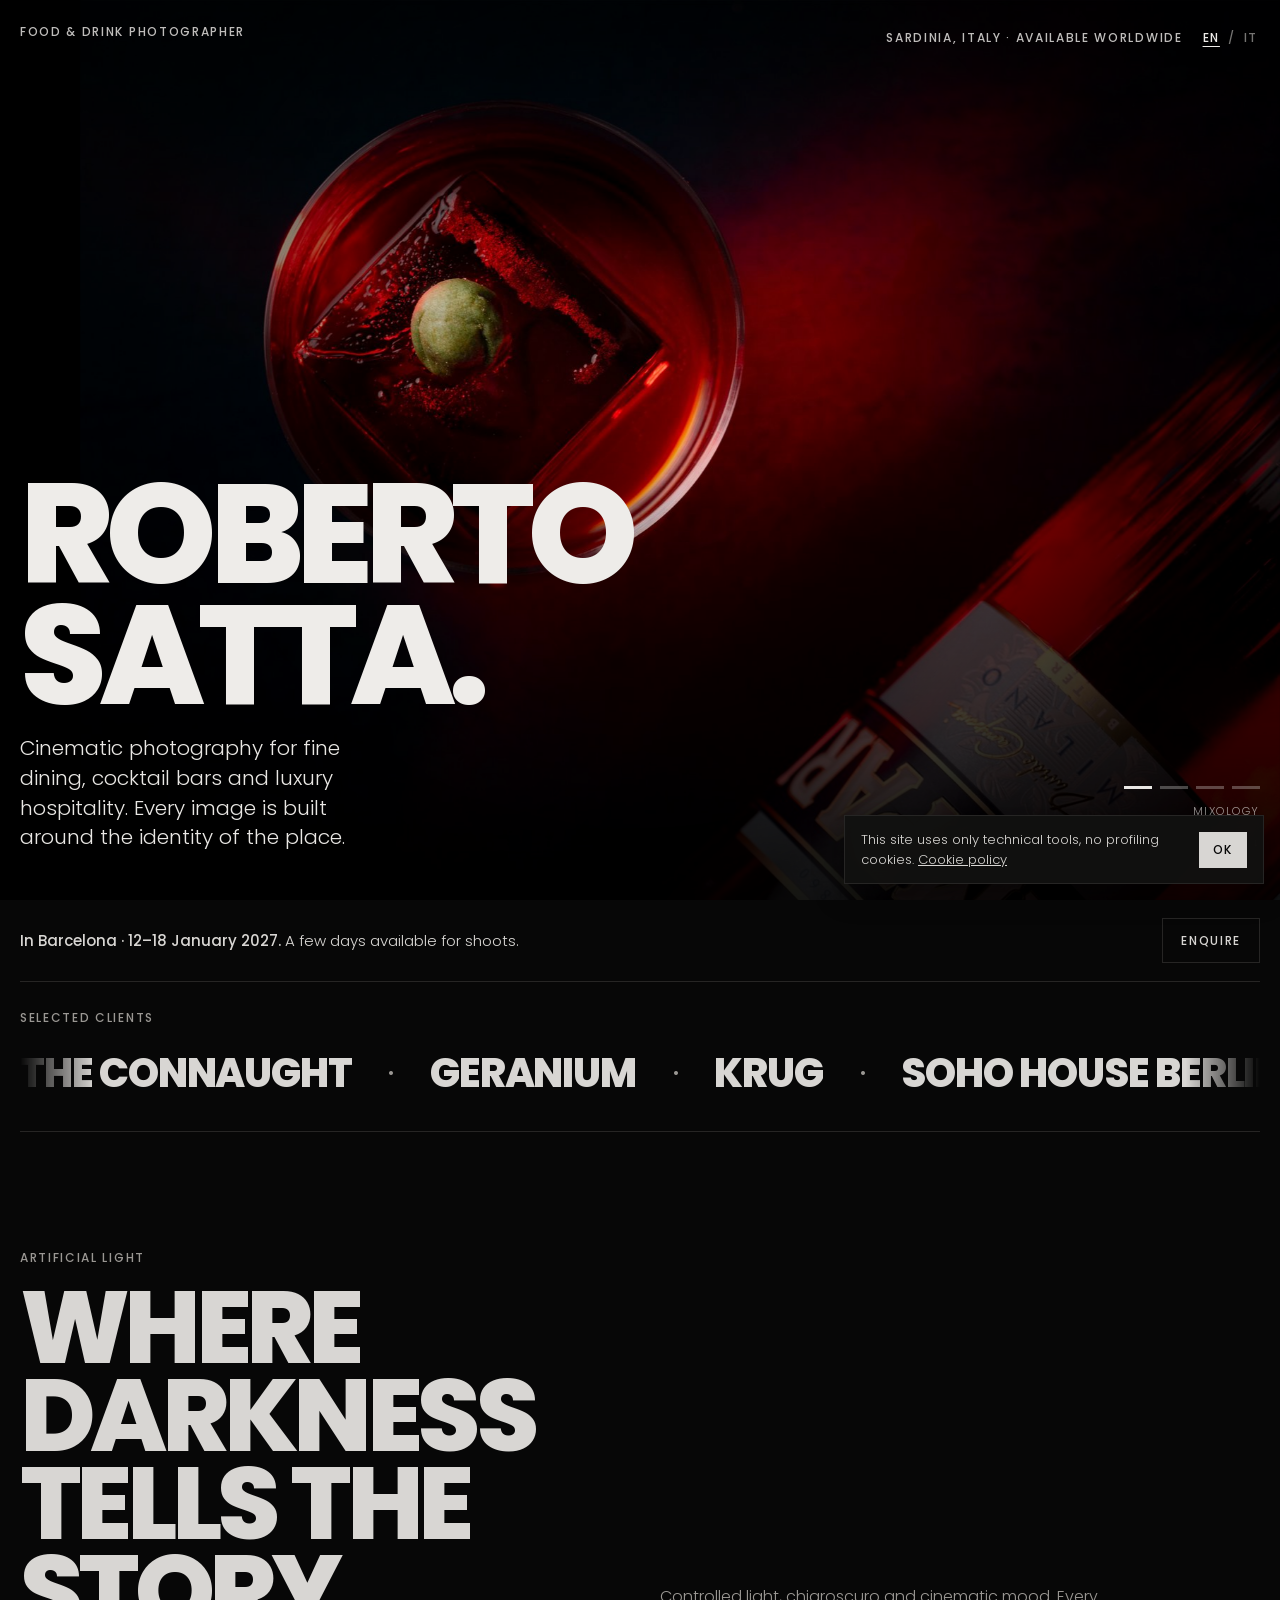
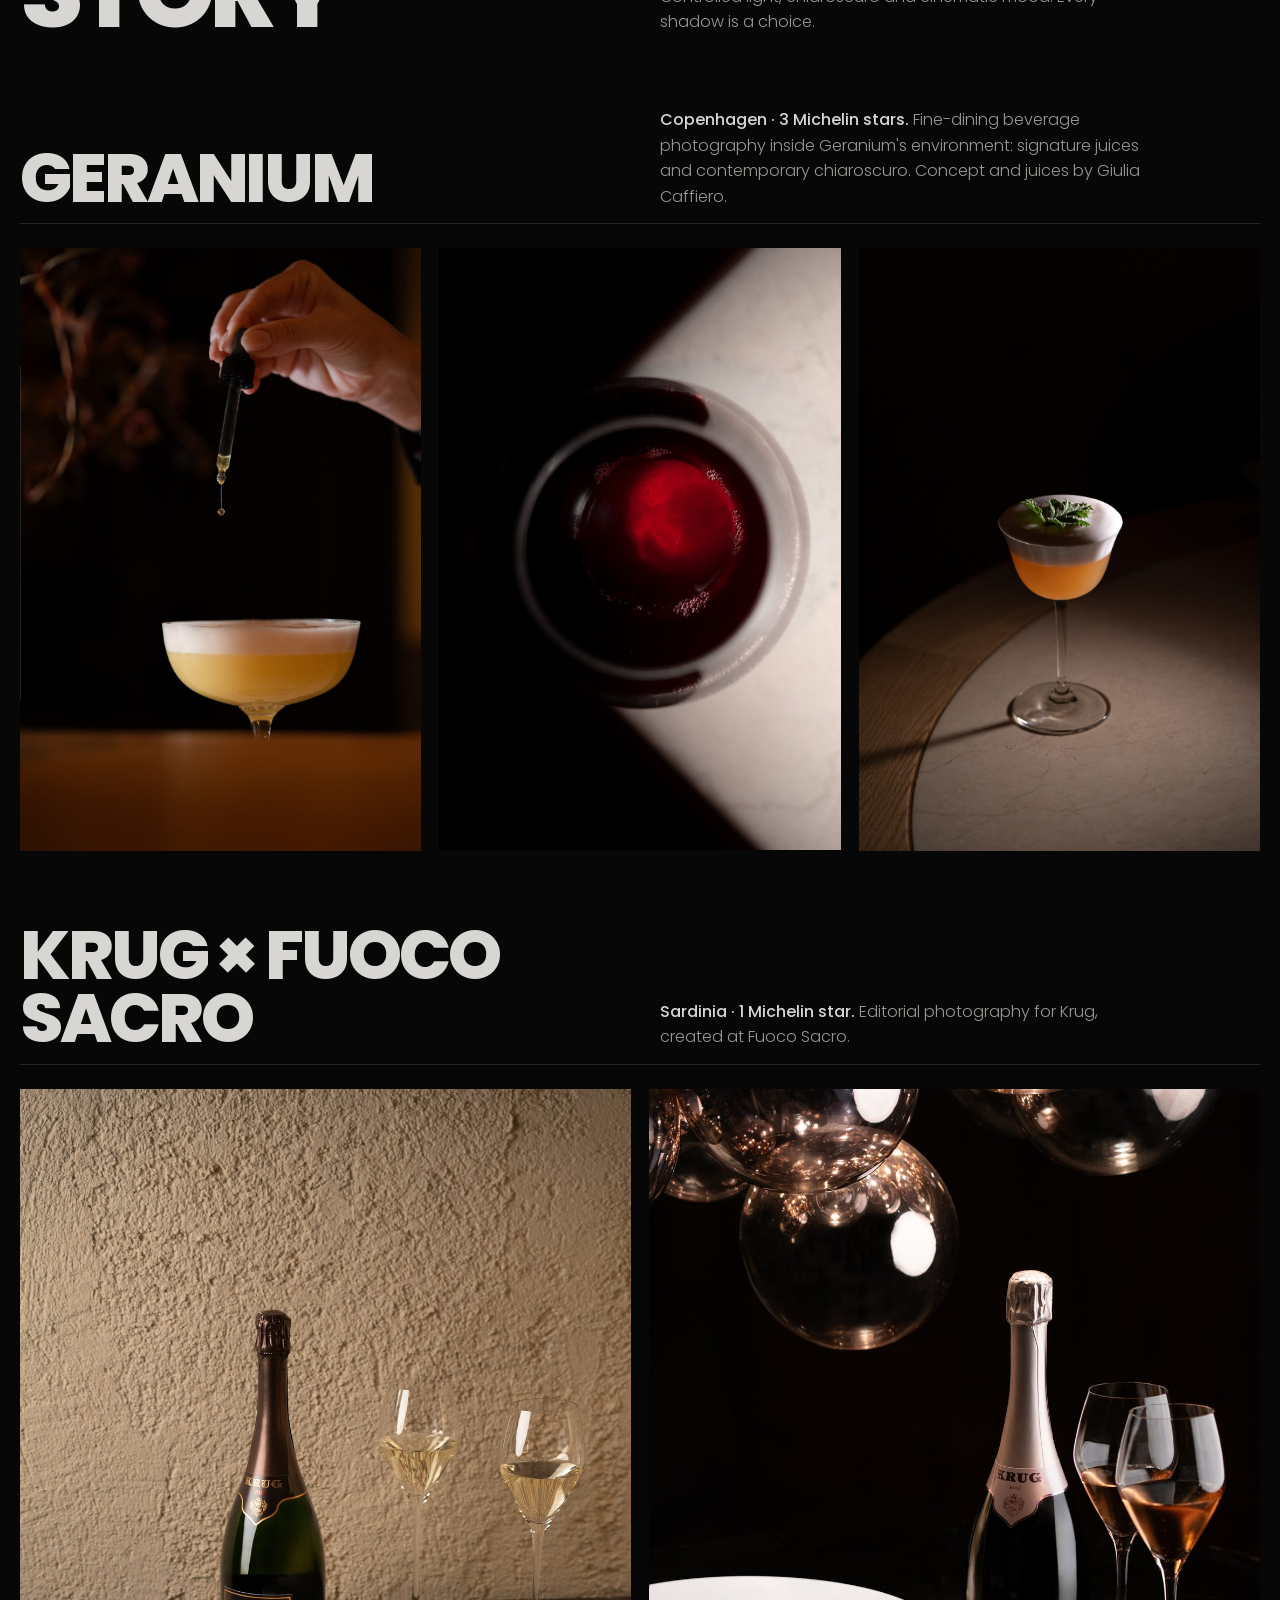
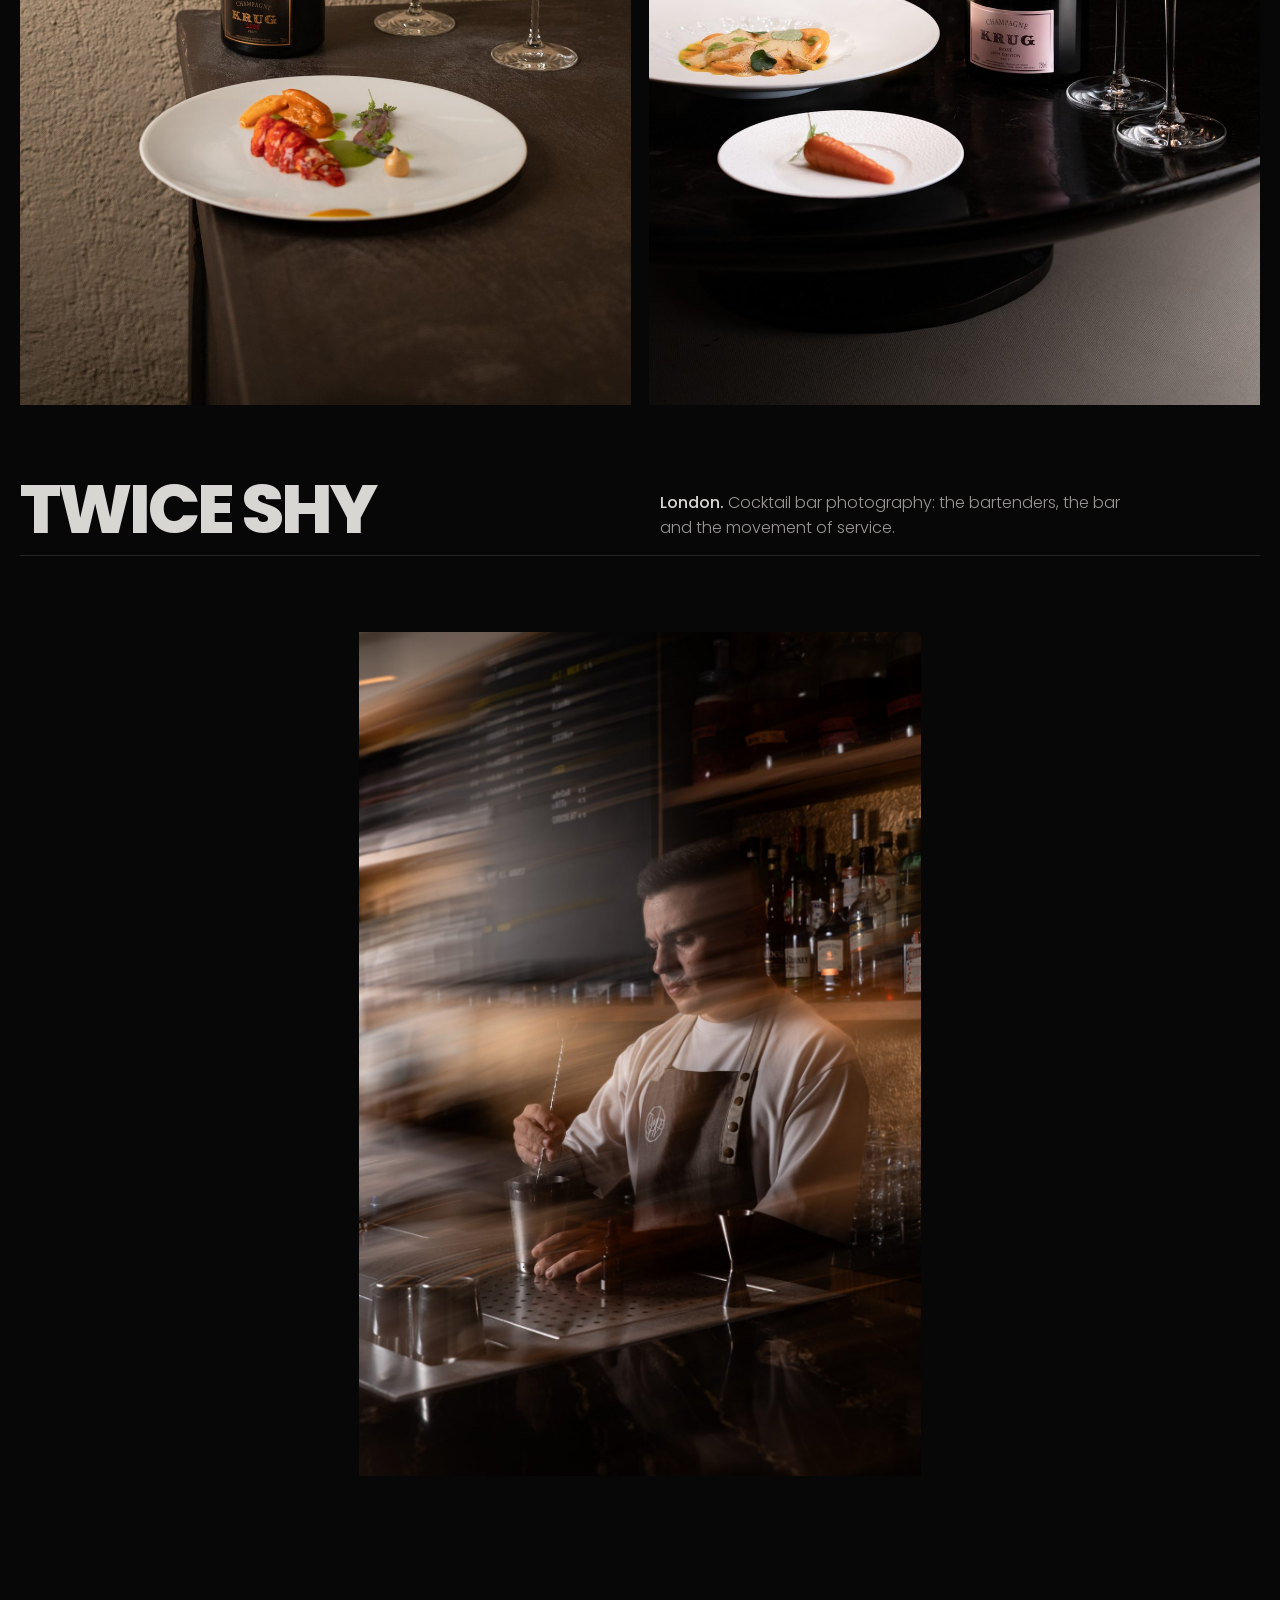
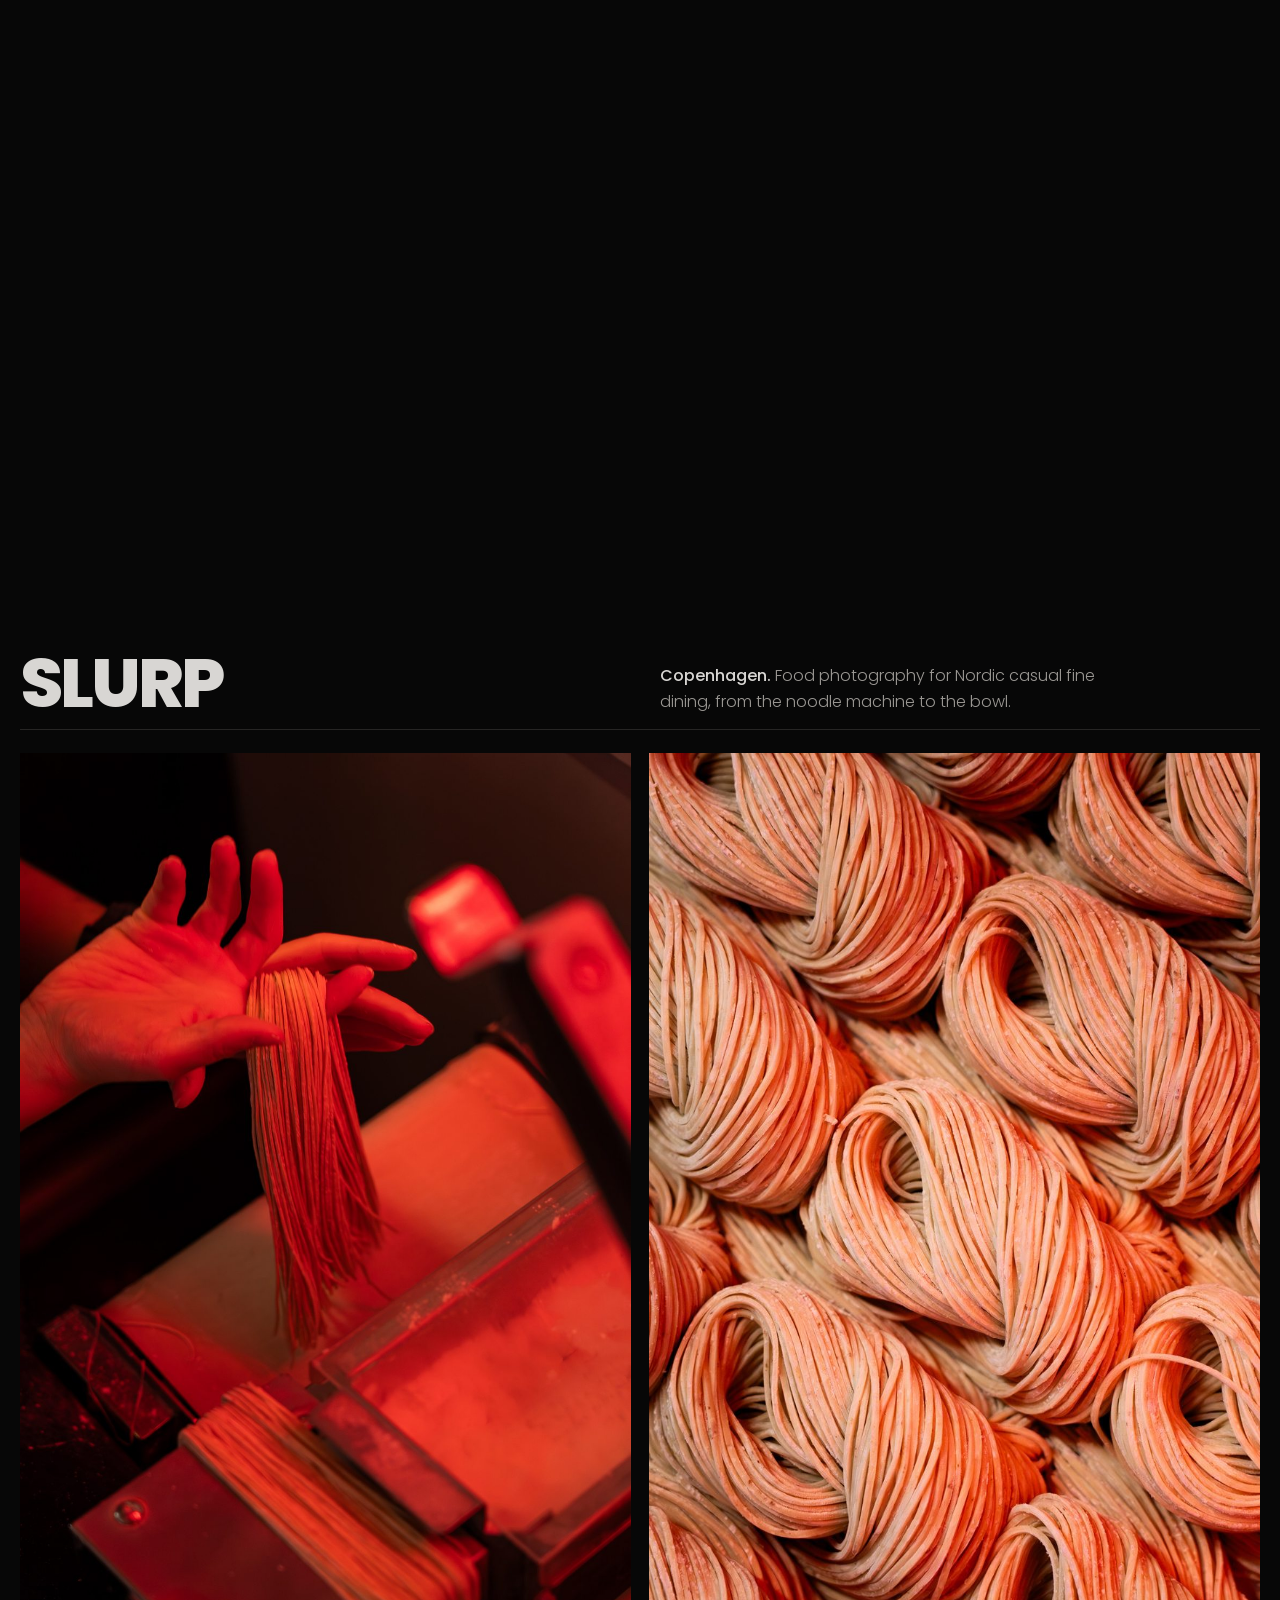
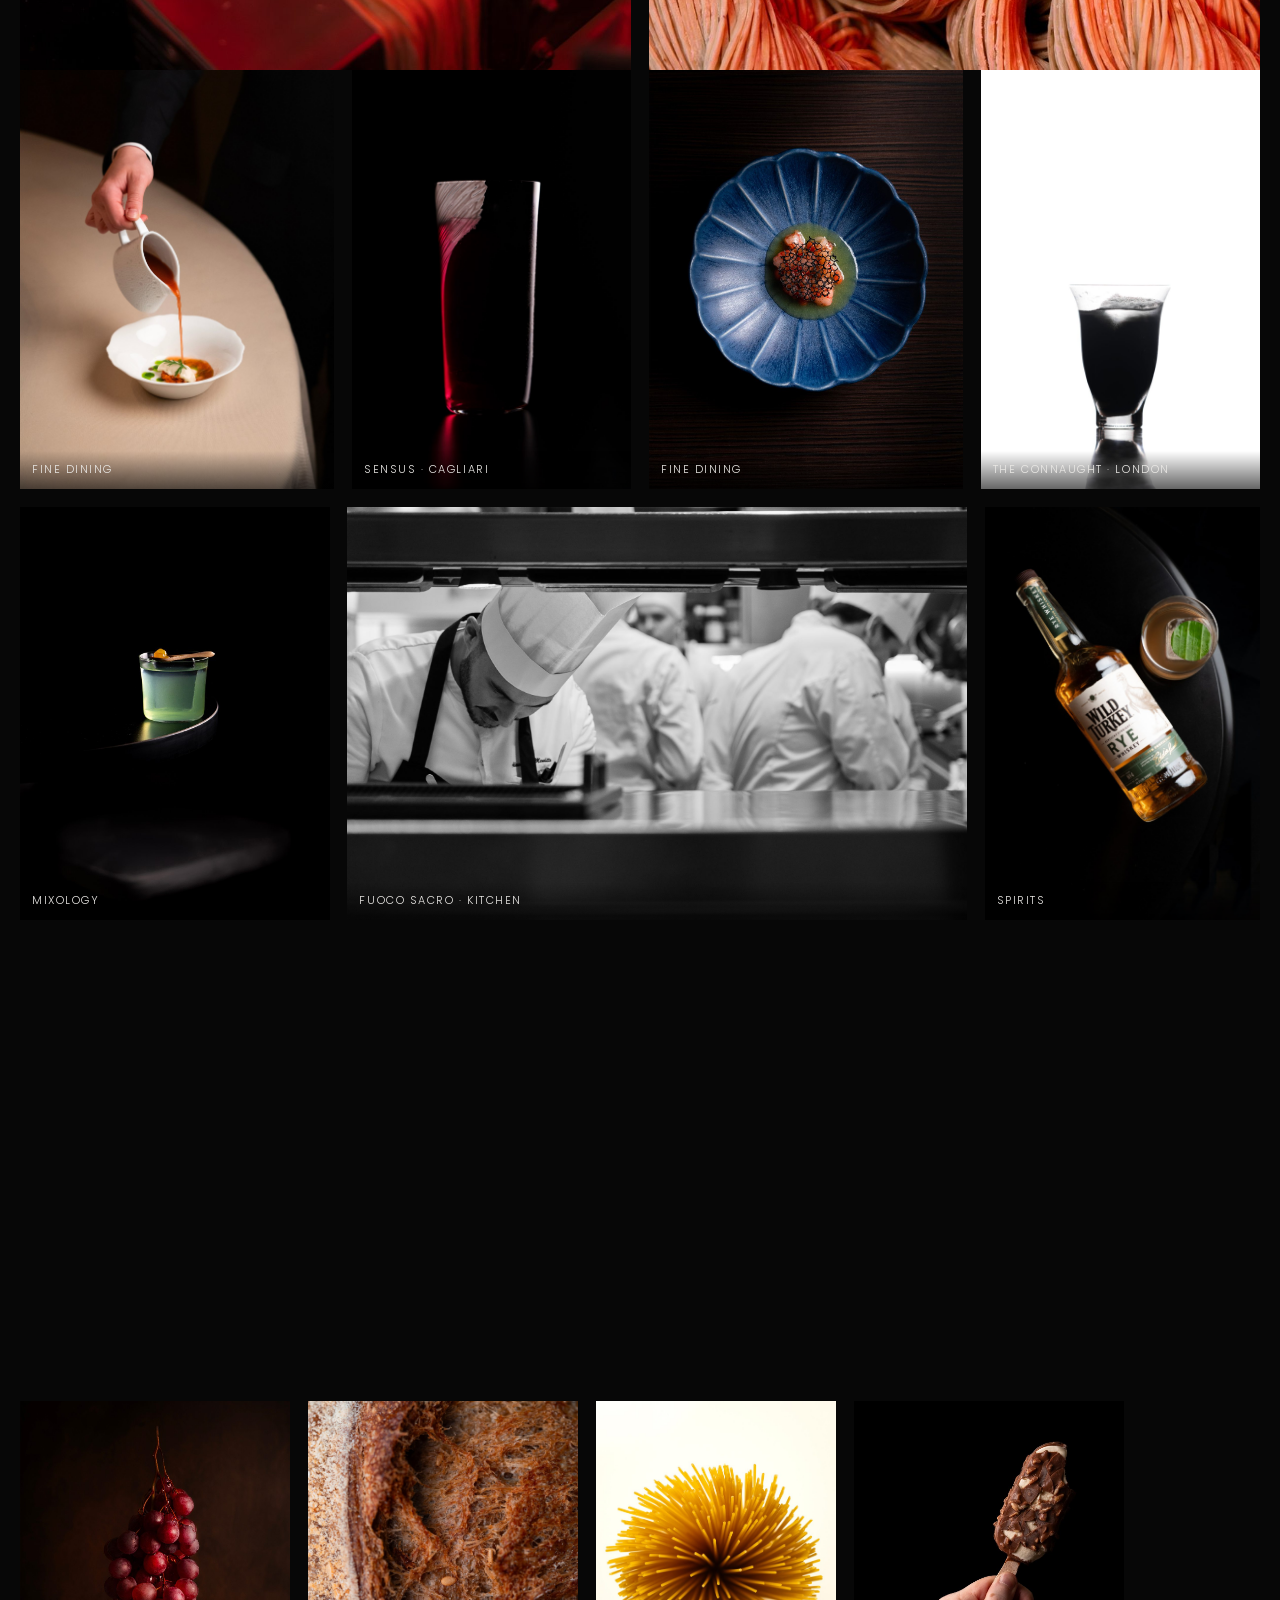
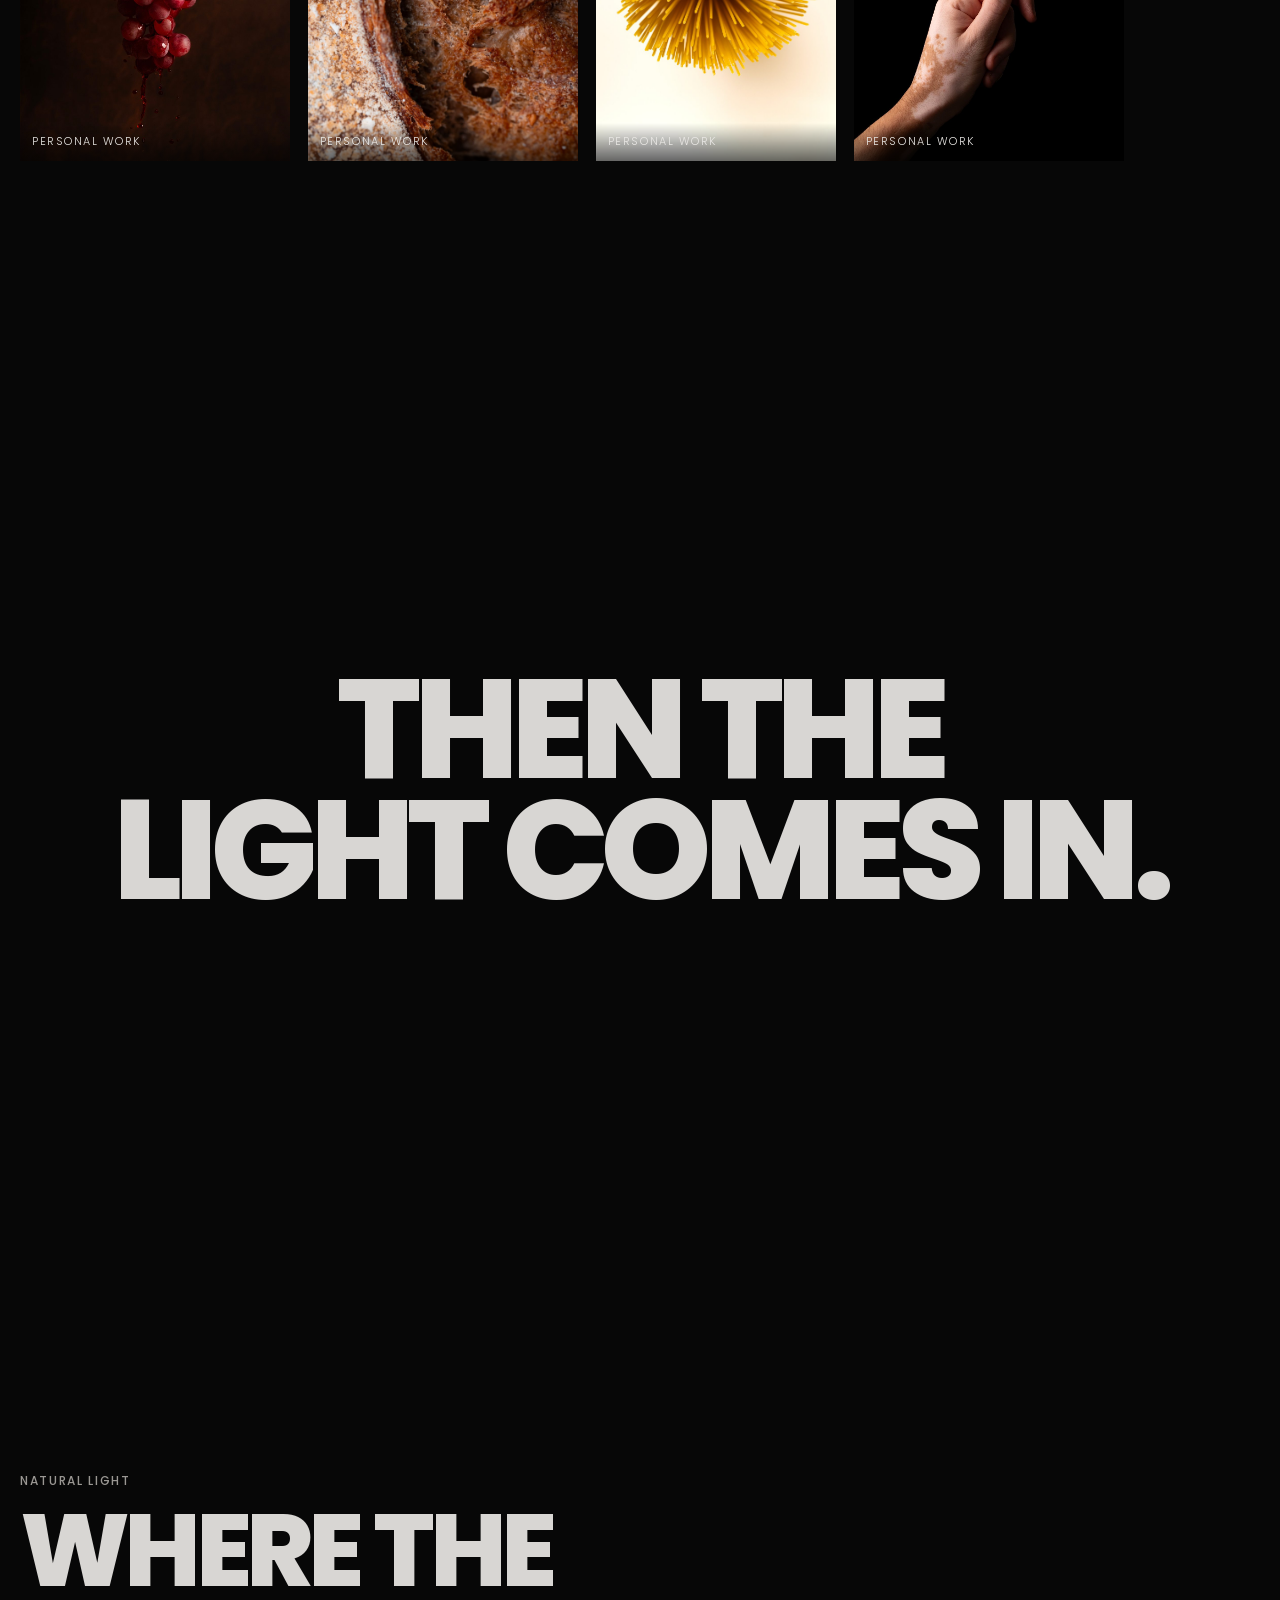
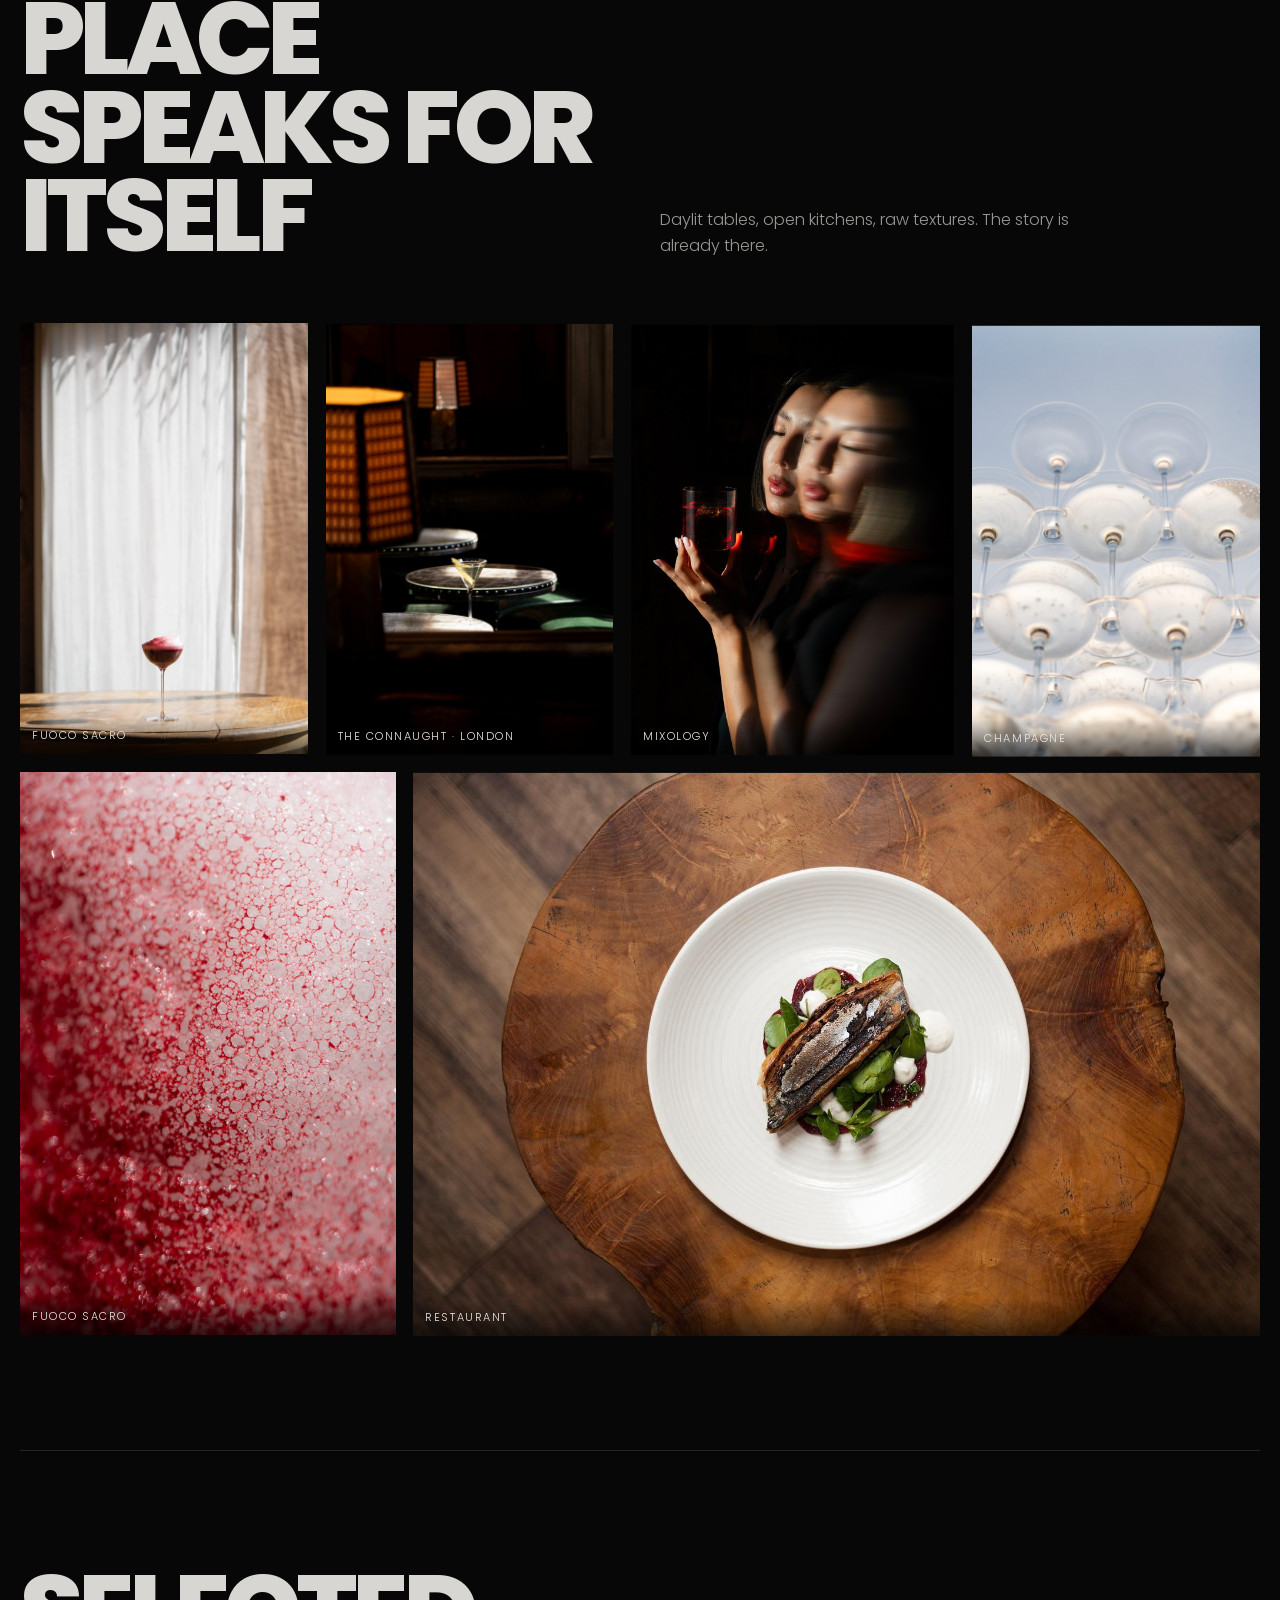
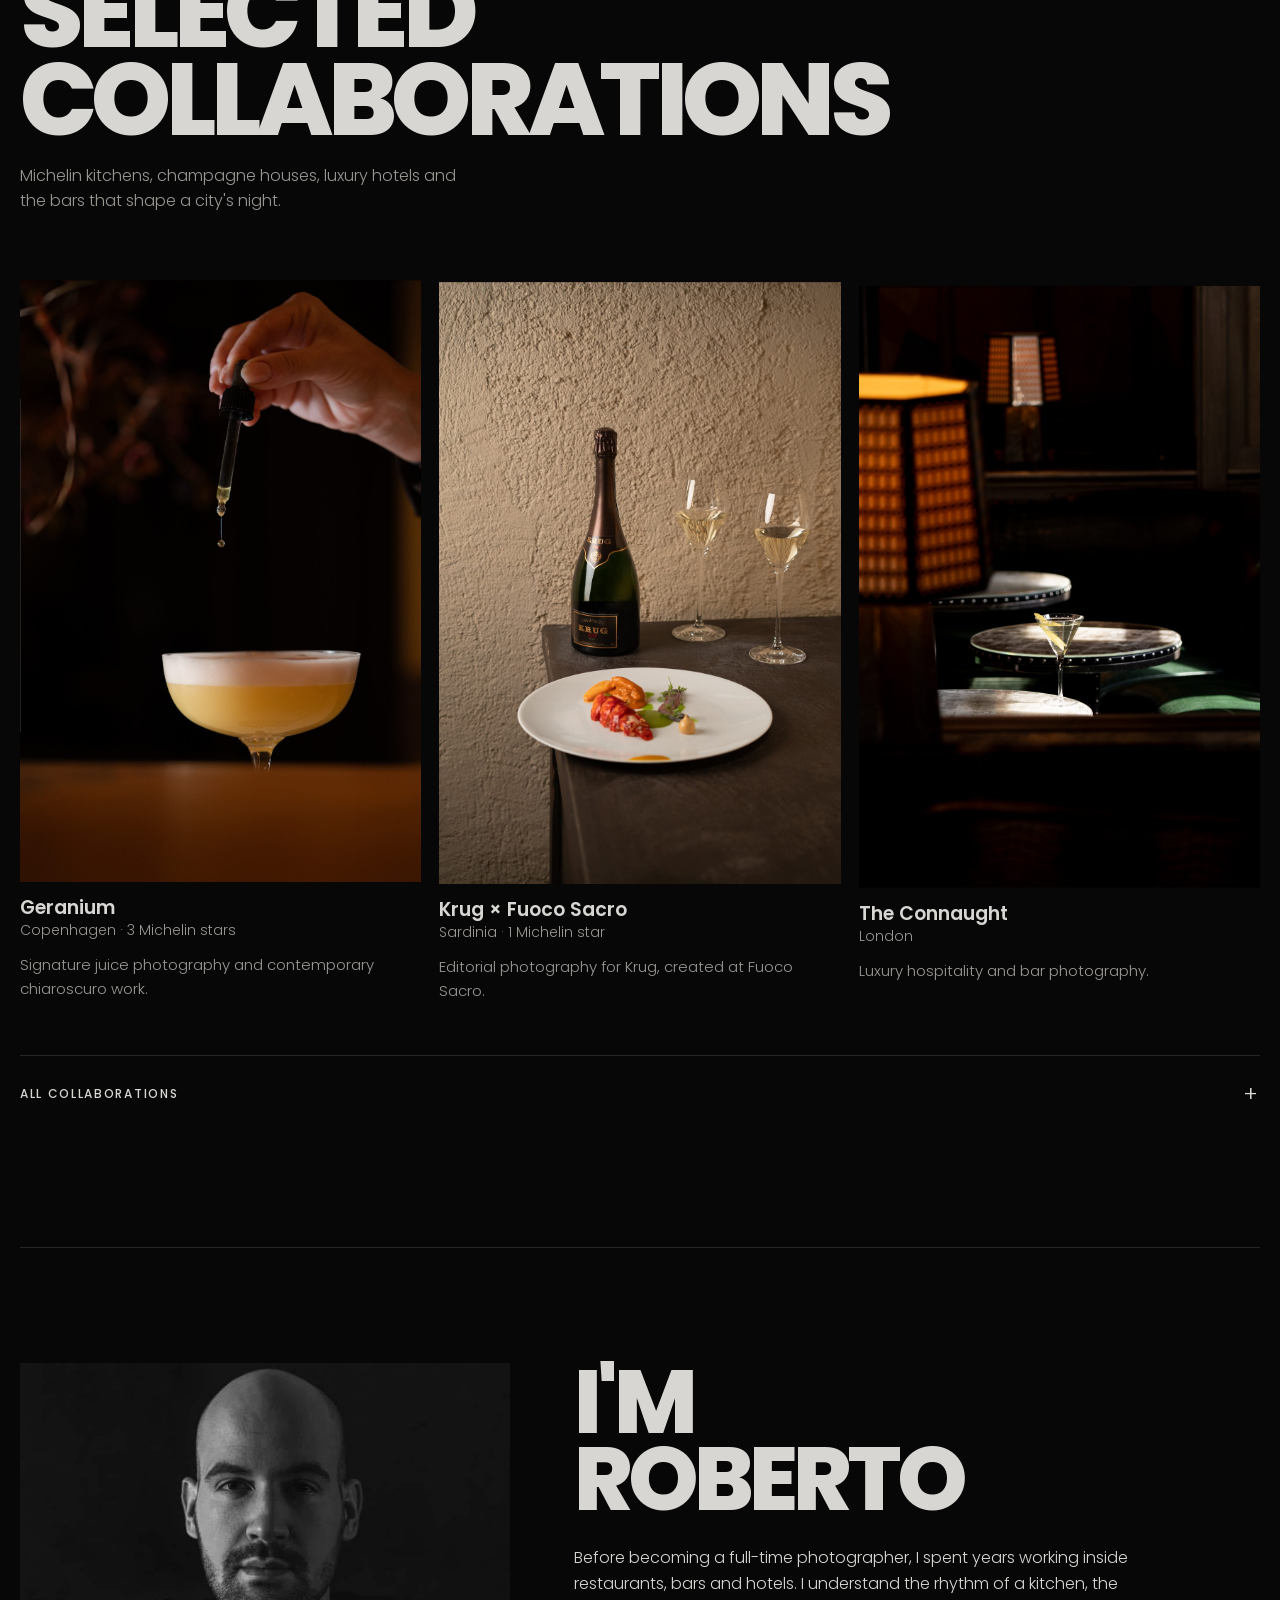
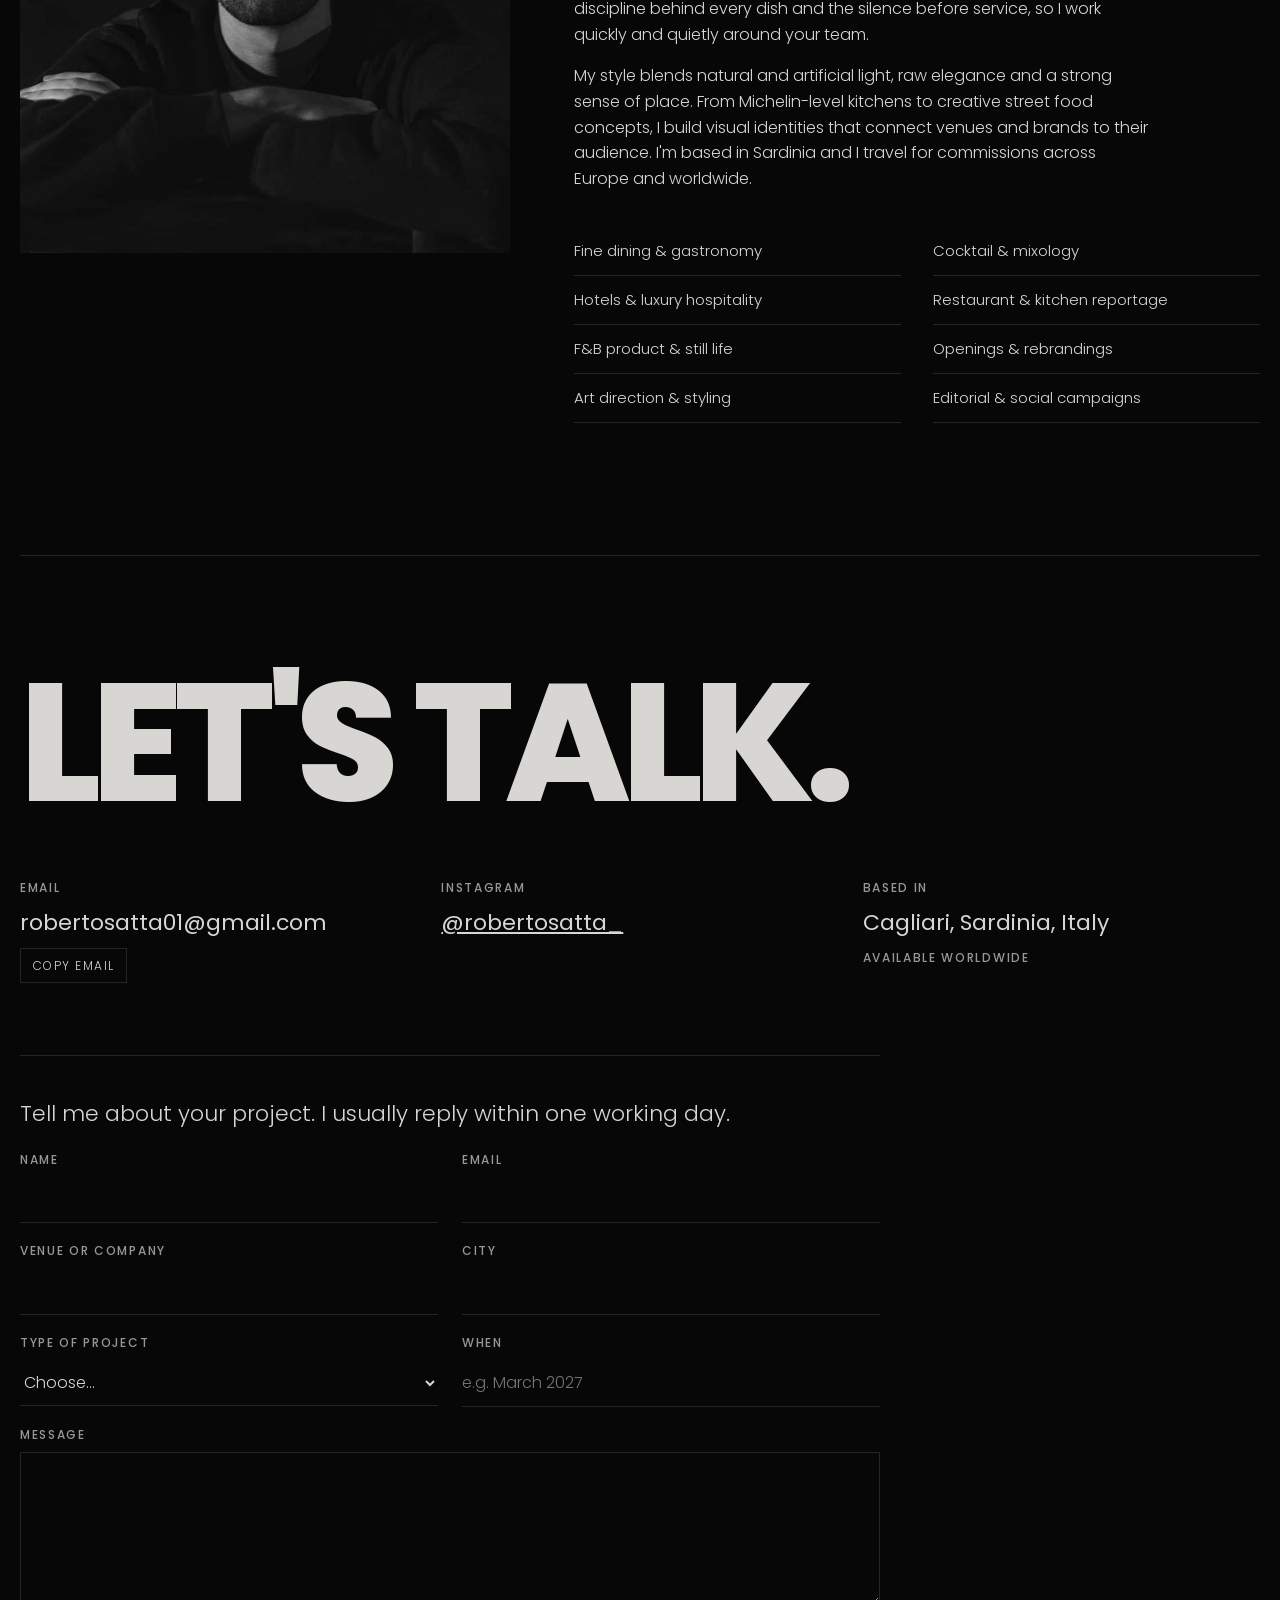
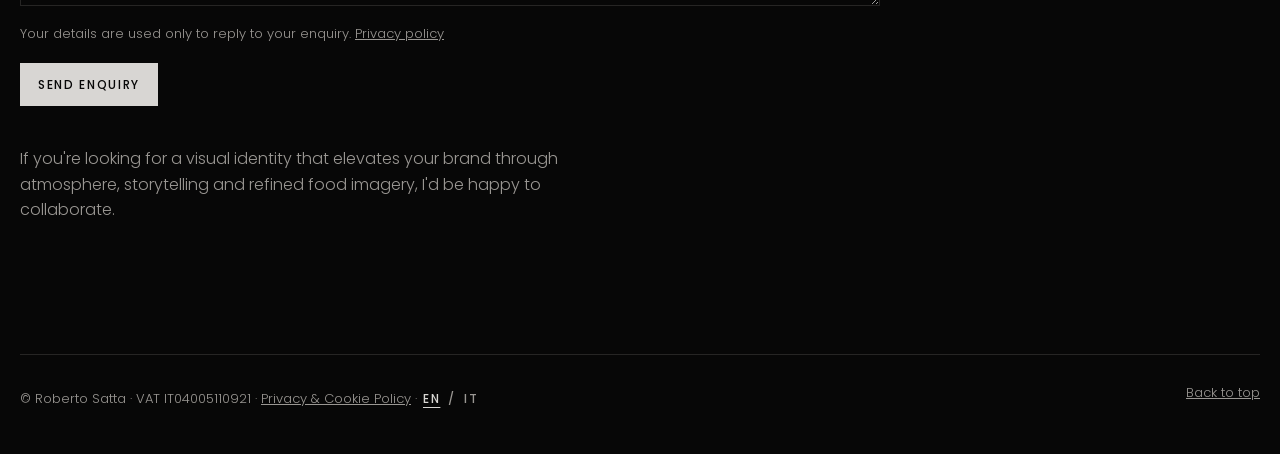
<file: index.html>
<!doctype html>
<html lang="en">
<head>
<meta charset="utf-8">
<meta name="viewport" content="width=device-width, initial-scale=1, viewport-fit=cover">
<title>Roberto Satta</title>
<meta name="description" content="Roberto Satta — food & drink photographer based in Sardinia, Italy, available worldwide.">
<link rel="preload" href="fonts/poppins-latin-800-normal.woff2" as="font" type="font/woff2" crossorigin>
<link rel="stylesheet" href="fonts/poppins.css">
<link rel="icon" href="data:,">
<style>
  :root {
    --ink: #070707; --wall: #0f0f0f; --type: #d8d6d3; --soft: #9a9793; --line: #262524;
    --font: "Poppins", "Helvetica Neue", Arial, sans-serif;
    --ease: cubic-bezier(.2, .7, .2, 1);
    color-scheme: dark;
  }
  * { box-sizing: border-box; }
  html { background: var(--ink); scroll-behavior: smooth; }
  body { margin: 0; background: var(--ink); color: var(--type); font-family: var(--font); font-weight: 300; font-size: 16px; line-height: 1.6; -webkit-font-smoothing: antialiased; }
  .wrap { max-width: 1320px; margin: 0 auto; padding-left: max(20px, env(safe-area-inset-left, 0px)); padding-right: max(20px, env(safe-area-inset-right, 0px)); }
  a { color: inherit; }
  img { display: block; width: 100%; height: 100%; object-fit: cover; max-width: 100%; }
  .label { font-weight: 500; font-size: 12px; letter-spacing: .14em; text-transform: uppercase; color: var(--soft); }
  .display { font-family: var(--font); font-weight: 800; text-transform: uppercase; letter-spacing: -.055em; line-height: .86; margin: 0; color: var(--type); }
  section { padding-block: clamp(56px, 9vw, 120px); border-top: 1px solid var(--line); }
  .sec-head { display: grid; grid-template-columns: 1fr 1fr; gap: 20px 40px; align-items: end; margin-bottom: clamp(32px, 5vw, 64px); }
  .sec-head .label { display: block; margin-bottom: 16px; }
  #collaborations .sec-head { grid-template-columns: 1fr; }
  #collaborations .sec-head h2 { overflow-wrap: normal; }
  .sec-head h2 { font-size: clamp(34px, 8vw, 116px); overflow-wrap: anywhere; }
  .sec-head p { margin: 0; max-width: 46ch; color: var(--soft); }

  /* Hero: full-screen photographs that slowly cross-fade */
  .hero { position: relative; height: 100svh; min-height: 560px; overflow: hidden; background: #000; }
  .slide { position: absolute; inset: 0; opacity: 0; transition: opacity 1.6s ease; }
  .slide.on { opacity: 1; }
  .slide.on img { animation: drift 9s linear forwards; }
  .hero::after { content: ""; position: absolute; inset: 0; background: linear-gradient(180deg, rgba(0,0,0,.55) 0%, rgba(0,0,0,0) 28%, rgba(0,0,0,0) 45%, rgba(0,0,0,.78) 100%); pointer-events: none; }
  .hero-ui { position: absolute; inset: 0; z-index: 2; display: flex; flex-direction: column; justify-content: space-between;
    padding: max(22px, env(safe-area-inset-top, 0px)) max(20px, env(safe-area-inset-right, 0px)) clamp(26px, 5vw, 48px) max(20px, env(safe-area-inset-left, 0px)); max-width: 1320px; margin: 0 auto; }
  .hero-top { display: flex; justify-content: space-between; gap: 16px; flex-wrap: wrap; }
  .hero-top .label { color: rgba(233,231,228,.82); }
  .hero-name { font-size: clamp(52px, 11vw, 168px); color: #eeece9; }
  .hero-name > span { display: block; }
  .hero-bottom { display: grid; grid-template-columns: 1fr auto; gap: 20px 40px; align-items: end; }
  .lede { font-size: clamp(16px, 1.6vw, 21px); line-height: 1.45; margin: 18px 0 0; max-width: 34ch; color: #e9e7e4; text-wrap: balance; }
  .hero-meta { display: flex; flex-direction: column; align-items: flex-end; gap: 14px; }
  .dots { display: flex; gap: 8px; }
  .dots button { width: 28px; height: 3px; padding: 0; border: 0; background: rgba(233,231,228,.3); cursor: pointer; }
  .dots button.on { background: #e9e7e4; }
  .hero-caption { font-size: 11px; letter-spacing: .14em; text-transform: uppercase; color: rgba(233,231,228,.7); text-align: right; }
  .scroll-cue { font-size: 11px; letter-spacing: .14em; text-transform: uppercase; color: rgba(233,231,228,.7); text-decoration: none; }


  /* Hero photographs are shown whole: on the right on a computer, at the top on a phone */
  .slide { background: #000; }
  .slide img { object-fit: contain; object-position: 100% 50%; }
  @keyframes drift { from { transform: scale(1.03); } to { transform: scale(1.0); } }
  .slide img { transform: scale(1.03); transform-origin: 100% 50%; }
  @media (max-aspect-ratio: 1/1) { .slide img { object-position: 50% 12%; transform-origin: 50% 12%; } }


  /* Language switch */
  .hero-right { display: flex; align-items: center; gap: 18px; flex-wrap: wrap; }
  .lang { display: inline-flex; align-items: center; gap: 6px; font-size: 12px; font-weight: 500; letter-spacing: .14em; color: rgba(233,231,228,.5); }
  footer .lang { color: var(--soft); }
  .lang button { font: inherit; letter-spacing: inherit; background: none; border: 0; padding: 6px 2px; color: inherit; cursor: pointer; }
  .lang button[aria-pressed="true"] { color: #eeece9; text-decoration: underline; text-underline-offset: 4px; }
  footer .lang button[aria-pressed="true"] { color: var(--type); }
  @media (max-width: 560px) { .hero .lang { position: absolute; top: max(14px, env(safe-area-inset-top, 0px)); right: 16px; } .hero-top { padding-right: 70px; } }


  /* Cookie notice (only technical storage is used) */
  .cookie { position: fixed; z-index: 40; right: max(16px, env(safe-area-inset-right, 0px)); bottom: max(16px, env(safe-area-inset-bottom, 0px)); max-width: 420px; display: flex; align-items: center; gap: 16px;
    padding: 14px 16px; background: rgba(17,17,16,.94); -webkit-backdrop-filter: blur(14px); backdrop-filter: blur(14px); border: 1px solid #262524; color: #d8d6d3; font-size: 13px; line-height: 1.5; box-shadow: 0 8px 30px rgba(0,0,0,.45); }
  .cookie[hidden] { display: none; }
  .cookie a { color: inherit; }
  .cookie button { flex: none; font: inherit; font-size: 12px; font-weight: 500; letter-spacing: .14em; text-transform: uppercase; background: #d8d6d3; color: #070707; border: 0; padding: 9px 14px; cursor: pointer; }
  body.has-cookie .cta { bottom: calc(max(16px, env(safe-area-inset-bottom, 0px)) + 96px); }
  @media (max-width: 560px) { .cookie { left: 16px; max-width: none; } }

  /* Barcelona note */
  .notice { display: flex; justify-content: space-between; align-items: center; gap: 14px 24px; flex-wrap: wrap; padding: 18px 0; border-bottom: 1px solid var(--line); }
  .notice p { margin: 0; font-size: 15px; }
  .notice b { font-weight: 500; }
  .btn { display: inline-block; font: inherit; font-size: 12px; font-weight: 500; letter-spacing: .14em; text-transform: uppercase; text-decoration: none; color: var(--ink); background: var(--type); padding: 12px 18px; border: 0; cursor: pointer; transition: background .2s; }
  .btn:hover { opacity: .86; }
  .btn.ghost { background: transparent; color: var(--type); border: 1px solid var(--line); }
  .btn.ghost:hover { border-color: var(--type); }

  /* Client names that scroll slowly */
  .clients { padding-block: 26px; border-top: 0; overflow: hidden; }
  .clients .label { display: block; margin-bottom: 14px; }
  .marquee { display: flex; width: max-content; animation: slide 48s linear infinite; }
  .marquee:hover { animation-play-state: paused; }
  .marquee ul { display: flex; margin: 0; padding: 0; list-style: none; }
  .marquee li { font-weight: 800; text-transform: uppercase; letter-spacing: -.03em; font-size: clamp(22px, 3.2vw, 40px); white-space: nowrap; padding-right: .9em; color: var(--type); }
  .marquee li::after { content: "·"; padding-left: .9em; color: var(--soft); font-weight: 300; }
  @keyframes slide { to { transform: translateX(-50%); } }
  .marquee-mask { -webkit-mask-image: linear-gradient(90deg, transparent, #000 6%, #000 94%, transparent); mask-image: linear-gradient(90deg, transparent, #000 6%, #000 94%, transparent); }

  /* Projects */
  .project { display: grid; gap: clamp(10px, 1.4vw, 18px); margin-top: clamp(40px, 6vw, 72px); }
  .project:first-of-type { margin-top: 0; }
  .project-text { display: grid; grid-template-columns: 1fr 1fr; gap: 8px 40px; align-items: end; padding-bottom: 14px; border-bottom: 1px solid var(--line); margin-bottom: 6px; }
  .project-text h3 { font-weight: 800; text-transform: uppercase; letter-spacing: -.045em; font-size: clamp(34px, 5.4vw, 72px); line-height: .92; margin: 0; }
  .project-text p { margin: 0; color: var(--soft); max-width: 48ch; }
  .project-text p b { color: var(--type); font-weight: 500; }
  .row-3 { display: grid; grid-template-columns: repeat(3, 1fr); gap: clamp(10px, 1.4vw, 18px); }
  .row-2 { display: grid; grid-template-columns: repeat(2, 1fr); gap: clamp(10px, 1.4vw, 18px); }
  .tile { margin: 0; overflow: hidden; background: var(--wall); position: relative; min-width: 0; cursor: zoom-in; }
  .tile > img { height: auto; }
  .row-2, .row-3, .row-1 { align-items: start; }
  .tile figcaption { position: absolute; left: 0; bottom: 0; padding: 10px 12px; font-size: 11px; letter-spacing: .14em; text-transform: uppercase; color: #e9e7e4; background: linear-gradient(transparent, rgba(0,0,0,.6)); width: 100%; }
  .tile img { transition: transform 1.1s var(--ease), filter .6s ease; }
  @media (hover: hover) { .tile:hover img { transform: scale(1.04); } }

  /* Work: natural proportions, any new photo fits */
  .masonry { --row: 360px; --g: clamp(10px, 1.4vw, 18px); display: flex; flex-wrap: wrap; gap: var(--g); }
  .masonry::after { content: ""; flex: 999 1 0; margin-left: calc(-1 * var(--g)); }
  .masonry .tile { flex: var(--r, .667) 1 calc(var(--r, .667) * var(--row)); margin: 0; }
  .masonry .tile img { width: 100%; height: auto; }
  #work-light { --row: 430px; }
  #work-light::after { display: none; }


  /* From artificial to natural light: colours follow the scroll */
  html, body { transition: none; }
  body { background: var(--ink); }
  .tile, .portrait, .feat .tile { background: var(--wall); }
  .dawn { position: relative; min-height: 120svh; display: flex; flex-direction: column; justify-content: center; align-items: center; text-align: center; gap: 22px; padding: 80px 0; }
  .dawn::before { content: ""; position: absolute; left: 50%; top: 0; width: 140vw; height: 100%; transform: translateX(-50%); pointer-events: none;
    background: radial-gradient(ellipse 60% 55% at 50% 30%, rgba(255, 236, 205, calc(var(--glow, 0) * .55)), transparent 70%); }
  .dawn h2 { position: relative; font-size: clamp(48px, 11vw, 160px); }
  .dawn p { position: relative; margin: 0; color: var(--soft); font-size: clamp(16px, 1.6vw, 20px); }
  #natural { border-top: 0; }


  /* Opening: the room is dark, then the light comes on and the name writes itself */
  .js .hero .slides { opacity: 0; transition: opacity 2.2s ease .15s; }
  .js .hero.lit .slides { opacity: 1; }
  .ch { display: inline-block; }
  .js .hero .ch { opacity: 0; transform: translateY(.4em); transition: opacity .9s ease, transform 1.2s var(--ease); transition-delay: calc(.8s + var(--i) * 55ms); }
  .js .hero.lit .ch { opacity: 1; transform: none; }
  .js .hero .hero-top, .js .hero .lede, .js .hero .hero-meta { opacity: 0; transition: opacity 1.2s ease 1.9s; }
  .js .hero.lit .hero-top, .js .hero.lit .lede, .js .hero.lit .hero-meta { opacity: 1; }

  /* Spotlight: the photograph is revealed where the light falls */
  .spot { position: absolute; inset: 0; z-index: 1; pointer-events: none; opacity: 0; transition: opacity 1.6s ease 1.2s;
    background: radial-gradient(circle at var(--mx, 50%) var(--my, 42%), rgba(0,0,0,0) 0, rgba(0,0,0,0) var(--r0, 14vmax), rgba(0,0,0,.62) var(--r1, 40vmax)); }
  .hero.lit .spot { opacity: 1; }
  .hero-ui { z-index: 3; }

  /* Opening shots: the picture grows to full screen as you scroll */
  html, body { overflow-x: clip; }
  .expand { position: relative; height: 175svh; margin: clamp(10px, 2vw, 24px) calc(50% - 50vw) 0; }
  .expand-pin { position: sticky; top: 0; height: 100svh; overflow: hidden; }
  .expand-frame { position: absolute; inset: 28px max(16px, 3vw); margin: 0; background: transparent; overflow: visible; transform: scale(var(--sc, .5)); transform-origin: 50% 50%; }
  .tile.expand-frame > img { width: 100%; height: 100%; object-fit: contain; transition: none; }
  @media (hover: hover) { .tile.expand-frame:hover > img { transform: none; } }
  .row-1 { display: grid; grid-template-columns: minmax(0, 1fr) minmax(0, 1fr); gap: clamp(10px, 1.4vw, 18px); }
  .row-1 .tile { grid-column: 2; }
  @media (max-width: 560px) { .row-1 { grid-template-columns: 1fr; } .row-1 .tile { grid-column: 1; } }


  /* With Motion loaded, it drives the entrances instead of the CSS transitions */
  .mo .reveal { transition: none; }
  .mo .hero .ch { transition: none; }

  /* Reveal on scroll */
  .js .reveal { opacity: 0; transform: translateY(28px); transition: opacity 1s var(--ease), transform 1s var(--ease); }
  .js .reveal.in { opacity: 1; transform: none; }

  /* Collaborations: three highlights + the full list on demand */
  .featured { display: grid; grid-template-columns: repeat(3, minmax(0, 1fr)); gap: clamp(10px, 1.4vw, 18px); }
  .feat { display: flex; flex-direction: column; gap: 14px; }
  .feat .tile { align-self: start; }
  .feat h3 { margin: 0; font-weight: 600; font-size: 19px; line-height: 1.25; }
  .feat h3 span { display: block; font-weight: 300; font-size: 14px; color: var(--soft); margin-top: 2px; }
  .feat p { margin: 0; color: var(--soft); font-size: 15px; }
  details.all { margin-top: clamp(32px, 5vw, 56px); border-top: 1px solid var(--line); }
  details.all > summary { list-style: none; cursor: pointer; display: flex; justify-content: space-between; align-items: center; padding: 20px 0; font-size: 12px; font-weight: 500; letter-spacing: .14em; text-transform: uppercase; }
  details.all > summary::-webkit-details-marker { display: none; }
  details.all > summary::after { content: "+"; font-size: 22px; font-weight: 300; transition: transform .3s; }
  details.all[open] > summary::after { transform: rotate(45deg); }
  .collab { display: grid; grid-template-columns: repeat(3, minmax(0, 1fr)); gap: 0 40px; padding-bottom: 8px; }
  .collab-col { display: flex; flex-direction: column; gap: 36px; min-width: 0; }
  .group { display: flex; flex-direction: column; min-width: 0; }
  .group h3 { font-size: 12px; font-weight: 500; letter-spacing: .14em; text-transform: uppercase; color: var(--soft); margin: 0 0 6px; padding-bottom: 10px; border-bottom: 1px solid var(--line); }
  .item { padding: 14px 0; border-bottom: 1px solid var(--line); display: flex; flex-direction: column; gap: 3px; }
  .item-name { font-weight: 600; font-size: 17px; line-height: 1.3; color: var(--type); }
  .item-name span { font-weight: 300; color: var(--soft); }
  .item-what { font-size: 14px; color: var(--soft); line-height: 1.45; }

  /* About */
  .about { display: grid; grid-template-columns: minmax(0, 5fr) minmax(0, 7fr); gap: clamp(28px, 5vw, 80px); align-items: start; }
  .portrait { aspect-ratio: 1 / 1; overflow: hidden; background: var(--wall); max-width: 520px; }
  .about h2 { font-size: clamp(44px, 7vw, 100px); margin-bottom: 28px; }
  .about p { margin: 0 0 16px; max-width: 58ch; }
  .services { margin-top: 36px; display: grid; grid-template-columns: 1fr 1fr; gap: 0 32px; padding: 0; list-style: none; }
  .services li { padding: 12px 0; border-bottom: 1px solid var(--line); font-size: 15px; }

  /* Contact */
  .contact h2 { font-size: clamp(56px, 13vw, 200px); }
  .contact-row { display: grid; grid-template-columns: repeat(3, minmax(0, 1fr)); gap: 24px; margin-top: clamp(32px, 5vw, 64px); }
  .contact-item { display: flex; flex-direction: column; gap: 8px; min-width: 0; }
  .contact-value { font-size: clamp(17px, 1.8vw, 22px); font-weight: 400; overflow-wrap: anywhere; user-select: all; }
  .copy { align-self: flex-start; font: inherit; font-size: 12px; letter-spacing: .12em; text-transform: uppercase; color: var(--type); background: transparent; border: 1px solid var(--line); padding: 7px 12px; cursor: pointer; }
  .copy:hover, .copy:focus-visible { border-color: var(--type); outline: none; }
  .enquiry { margin-top: clamp(40px, 6vw, 72px); padding-top: clamp(28px, 4vw, 40px); border-top: 1px solid var(--line); display: flex; flex-direction: column; gap: 18px; max-width: 860px; }
  .enquiry-intro { margin: 0; font-size: clamp(17px, 1.8vw, 22px); }
  .f-grid { display: grid; grid-template-columns: 1fr 1fr; gap: 18px 24px; }
  .enquiry label { display: flex; flex-direction: column; gap: 8px; font-size: 12px; font-weight: 500; letter-spacing: .14em; text-transform: uppercase; color: var(--soft); }
  .enquiry input, .enquiry select, .enquiry textarea { font: inherit; font-size: 16px; letter-spacing: 0; text-transform: none; font-weight: 300; color: var(--type); background: transparent; border: 0; border-bottom: 1px solid var(--line); border-radius: 0; padding: 10px 0; width: 100%; }
  .enquiry select option { color: #111; }
  .enquiry textarea { resize: vertical; border: 1px solid var(--line); padding: 12px; }
  .enquiry input:focus, .enquiry select:focus, .enquiry textarea:focus { outline: none; border-color: var(--type); }
  .enquiry .bad { border-color: #c46666; }
  .hp { position: absolute; left: -9999px; width: 1px; height: 1px; opacity: 0; }
  .f-foot { display: flex; align-items: center; gap: 18px; flex-wrap: wrap; }
  .f-status { font-size: 14px; color: var(--soft); }
  .f-privacy { margin: 0; font-size: 13px; color: var(--soft); }
  @media (max-width: 560px) { .f-grid { grid-template-columns: 1fr; } }
  .contact-note { margin-top: 40px; color: var(--soft); max-width: 60ch; }
  footer { padding-block: 28px 40px; border-top: 1px solid var(--line); color: var(--soft); font-size: 13px; display: flex; justify-content: space-between; gap: 12px; flex-wrap: wrap; }
  a:focus-visible, button:focus-visible { outline: 1px solid var(--type); outline-offset: 3px; }

  /* Floating "work together" button */
  .cta { position: fixed; z-index: 20; right: max(16px, env(safe-area-inset-right, 0px)); bottom: max(16px, env(safe-area-inset-bottom, 0px)); box-shadow: 0 8px 30px rgba(0,0,0,.5);
    opacity: 0; transform: translateY(16px); pointer-events: none; transition: opacity .4s ease, transform .4s var(--ease); }
  .cta.show { opacity: 1; transform: none; pointer-events: auto; }

  /* Full-screen viewer */
  .lb { position: fixed; inset: 0; z-index: 50; background: rgba(5,5,5,.97); display: none; align-items: center; justify-content: center; }
  .lb.open { display: flex; }
  .lb img { width: auto; height: auto; max-width: 94vw; max-height: 84svh; object-fit: contain; }
  .lb-cap { position: absolute; left: 0; right: 0; bottom: max(18px, env(safe-area-inset-bottom, 0px)); text-align: center; font-size: 12px; letter-spacing: .12em; text-transform: uppercase; color: var(--soft); padding: 0 60px; }
  .lb button { position: absolute; background: transparent; border: 0; color: var(--type); font: inherit; font-size: 28px; font-weight: 300; width: 56px; height: 56px; cursor: pointer; }
  .lb-x { top: max(10px, env(safe-area-inset-top, 0px)); right: 10px; }
  .lb-prev { left: 6px; top: 50%; transform: translateY(-50%); }
  .lb-next { right: 6px; top: 50%; transform: translateY(-50%); }

  @media (max-width: 900px) { .collab { grid-template-columns: 1fr 1fr; } }
  @media (max-width: 820px) {
    .sec-head, .about, .project-text, .hero-bottom { grid-template-columns: 1fr; }
    .hero-meta { align-items: flex-start; }
    .hero-caption { text-align: left; }
    .contact-row { grid-template-columns: 1fr; }
    .masonry, #work-light { --row: 200px; }
    .featured { grid-template-columns: 1fr; gap: 36px; }
  }
  @media (max-width: 560px) {
    .collab { grid-template-columns: 1fr; }
    .row-3 { grid-template-columns: 1fr 1fr; }
    .row-3 .tile:first-child { grid-column: span 2; }
    .services { grid-template-columns: 1fr; }
    .lb-prev, .lb-next { display: none; }
  }
  @media (prefers-reduced-motion: reduce) {
    html { scroll-behavior: auto; }
    .slide.on img { animation: none; transform: none; }
    .marquee { animation: none; flex-wrap: wrap; width: auto; }
    .marquee ul + ul { display: none; }
    .js .reveal { opacity: 1; transform: none; transition: none; }
    .js .hero .slides, .js .hero .ch, .js .hero .hero-top, .js .hero .lede, .js .hero .hero-meta, .spot { transition: none; }
    .expand { height: auto; margin-inline: 0; } .expand-pin { position: static; height: auto; }
    .expand-frame { position: relative; inset: auto; transform: none; } .tile.expand-frame > img { height: auto; }
  }
</style>
<meta property="og:title" content="Roberto Satta — Food &amp; Drink Photographer">
<meta property="og:description" content="Cinematic photography for fine dining, cocktail bars and luxury hospitality. Sardinia, Italy · available worldwide.">
<meta property="og:image" content="https://robertosatta.com/foto/cocktail-rosso.jpg">
<meta property="og:url" content="https://robertosatta.com/">
<script>document.documentElement.classList.add('js');</script>
</head>
<body>

<header class="hero" id="top">
  <div class="slides" aria-hidden="true">
    <div class="slide on" data-cap="Mixology"><img src="foto/cocktail-rosso.jpg" alt=""></div>
    <div class="slide" data-cap="Geranium · Copenhagen"><img loading="lazy" src="foto/geranium-coppa.jpg" alt=""></div>
    <div class="slide" data-cap="Krug × Fuoco Sacro · Sardinia"><img loading="lazy" src="foto/krug-rose.jpg" alt=""></div>
    <div class="slide" data-cap="Slurp · Copenhagen"><img loading="lazy" src="foto/slurp-pasta.jpg" alt=""></div>
  </div>
  <div class="spot" aria-hidden="true"></div>
  <div class="hero-ui">
    <div class="hero-top">
      <span class="label">Food &amp; Drink Photographer</span>
      <span class="hero-right"><span class="label">Sardinia, Italy · Available worldwide</span>
        <span class="lang" role="group" aria-label="Language"><button type="button" data-lang="en">EN</button><span aria-hidden="true">/</span><button type="button" data-lang="it">IT</button></span></span>
    </div>
    <div class="hero-bottom">
      <div>
        <h1 class="display hero-name" aria-label="Roberto Satta"><span>Roberto</span><span>Satta.</span></h1>
        <p class="lede">Cinematic photography for fine dining, cocktail bars and luxury hospitality. Every image is built around the identity of the place.</p>
      </div>
      <div class="hero-meta">
        <div class="dots" role="group" aria-label="Choose photograph"></div>
        <span class="hero-caption" id="hero-cap">Mixology</span>
        <a class="scroll-cue" href="#artificial">Scroll ↓</a>
      </div>
    </div>
  </div>
</header>

<main class="wrap">
  <div class="notice">
    <p><b>In Barcelona · 12–18 January 2027.</b> A few days available for shoots.</p>
    <a class="btn ghost" href="#contact">Enquire</a>
  </div>

  <section class="clients" aria-label="Selected clients">
    <span class="label">Selected clients</span>
    <div class="marquee-mask">
      <div class="marquee">
        <ul><li>The Connaught</li><li>Geranium</li><li>Krug</li><li>Soho House Berlin</li><li>Fuoco Sacro</li><li>Twice Shy</li><li>Cecconi's Berlin</li><li>Evening Standard</li><li>Belgravia Magazine</li><li>National Geographic Traveller</li><li>Slurp</li><li>Reingold</li><li>Le Dune Piscinas</li><li>The Jones Family</li></ul>
        <ul aria-hidden="true"><li>The Connaught</li><li>Geranium</li><li>Krug</li><li>Soho House Berlin</li><li>Fuoco Sacro</li><li>Twice Shy</li><li>Cecconi's Berlin</li><li>Evening Standard</li><li>Belgravia Magazine</li><li>National Geographic Traveller</li><li>Slurp</li><li>Reingold</li><li>Le Dune Piscinas</li><li>The Jones Family</li></ul>
      </div>
    </div>
  </section>

  <section id="artificial" aria-labelledby="art-title">
    <div class="sec-head">
      <div>
        <span class="label">Artificial light</span>
        <h2 class="display" id="art-title">Where darkness<br>tells the story</h2>
      </div>
      <p>Controlled light, chiaroscuro and cinematic mood. Every shadow is a choice.</p>
    </div>

    <div class="project" id="geranium">
      <div class="project-text">
        <h3>Geranium</h3>
        <p><b>Copenhagen · 3 Michelin stars.</b> Fine-dining beverage photography inside Geranium's environment: signature juices and contemporary chiaroscuro. Concept and juices by Giulia Caffiero.</p>
      </div>
      <div class="row-3">
        <figure class="tile"><img loading="lazy" src="foto/geranium-contagocce.jpg" alt="A dropper adding drops to a foamed juice in a coupe"></figure>
        <figure class="tile"><img loading="lazy" src="foto/geranium-vino.jpg" alt="Deep red juice in a glass seen from above, half in light"></figure>
        <figure class="tile"><img loading="lazy" src="foto/geranium-coppa.jpg" alt="Foamed juice with a herb leaf on a stemmed glass under a spotlight"></figure>
      </div>
    </div>

    <div class="project" id="krug">
      <div class="project-text">
        <h3>Krug × Fuoco Sacro</h3>
        <p><b>Sardinia · 1 Michelin star.</b> Editorial photography for Krug, created at Fuoco Sacro.</p>
      </div>
      <div class="row-2">
        <figure class="tile"><img loading="lazy" src="foto/krug.jpg" alt="Krug bottle with two glasses and a lobster dish against a textured wall"></figure>
        <figure class="tile"><img loading="lazy" src="foto/krug-rose.jpg" alt="Krug Rosé bottle with glasses and plated dishes under glass pendant lights"></figure>
      </div>
    </div>

    <div class="project" id="twice-shy">
      <div class="project-text">
        <h3>Twice Shy</h3>
        <p><b>London.</b> Cocktail bar photography: the bartenders, the bar and the movement of service.</p>
      </div>
      <div class="expand"><div class="expand-pin"><figure class="tile expand-frame"><img src="foto/twice-shy.jpg" alt="Bartender stirring a cocktail behind the bar, light trails around him" loading="lazy"></figure></div></div>
    </div>

    <div class="project" id="slurp">
      <div class="project-text">
        <h3>Slurp</h3>
        <p><b>Copenhagen.</b> Food photography for Nordic casual fine dining, from the noodle machine to the bowl.</p>
      </div>
      <div class="row-2">
        <figure class="tile"><img loading="lazy" src="foto/slurp-pasta.jpg" alt="Fresh noodles hanging from a machine under red light"></figure>
        <figure class="tile"><img loading="lazy" src="foto/slurp-matasse.jpg" alt="Nests of fresh noodles"></figure>
      </div>
    </div>
    <div class="masonry" id="work-dark"></div>
  </section>

  <div class="dawn" id="dawn" aria-hidden="false">
    <h2 class="display reveal">Then the<br>light comes in.</h2>
    <p class="reveal">Same eye. Different atmosphere.</p>
  </div>

  <section id="natural" aria-labelledby="nat-title">
    <div class="sec-head">
      <div>
        <span class="label">Natural light</span>
        <h2 class="display" id="nat-title">Where the place<br>speaks for itself</h2>
      </div>
      <p>Daylit tables, open kitchens, raw textures. The story is already there.</p>
    </div>

    <div class="masonry" id="work-light"></div>
  </section>

  <section id="collaborations" aria-labelledby="collab-title">
    <div class="sec-head">
      <h2 class="display" id="collab-title">Selected<br>collaborations</h2>
      <p>Michelin kitchens, champagne houses, luxury hotels and the bars that shape a city's night.</p>
    </div>
    <div class="featured">
      <article class="feat reveal">
        <figure class="tile"><img loading="lazy" src="foto/geranium-contagocce.jpg" alt="A dropper adding drops to a foamed juice in a coupe" loading="lazy"></figure>
        <h3>Geranium <span>Copenhagen · 3 Michelin stars</span></h3>
        <p>Signature juice photography and contemporary chiaroscuro work.</p>
      </article>
      <article class="feat reveal">
        <figure class="tile"><img loading="lazy" src="foto/krug.jpg" alt="Krug bottle with two glasses and a lobster dish against a textured wall" loading="lazy"></figure>
        <h3>Krug × Fuoco Sacro <span>Sardinia · 1 Michelin star</span></h3>
        <p>Editorial photography for Krug, created at Fuoco Sacro.</p>
      </article>
      <article class="feat reveal">
        <figure class="tile"><img loading="lazy" src="foto/connaught-martini.jpg" alt="Martini on a bar table caught in a shaft of daylight"></figure>
        <h3>The Connaught <span>London</span></h3>
        <p>Luxury hospitality and bar photography.</p>
      </article>
    </div>
    <details class="all">
      <summary>All collaborations</summary>
    <div class="collab">
      <div class="collab-col">
        <div class="group">
          <h3>Fine dining &amp; Michelin</h3>
          <div class="item"><span class="item-name">Geranium <span>· Copenhagen, 3★ Michelin</span></span><span class="item-what">Signature juice photography and contemporary chiaroscuro work.</span></div>
          <div class="item"><span class="item-name">Krug × Fuoco Sacro <span>· Sardinia, 1★ Michelin</span></span><span class="item-what">Editorial photography for Krug, created at Fuoco Sacro.</span></div>
          <div class="item"><span class="item-name">Fuoco Sacro Book <span>· Enrico Bartolini Collection</span></span><span class="item-what">Photography featured in the official Fuoco Sacro publication.</span></div>
        </div>
        <div class="group">
          <h3>Hospitality &amp; luxury</h3>
          <div class="item"><span class="item-name">The Connaught <span>· London</span></span><span class="item-what">Luxury hospitality.</span></div>
          <div class="item"><span class="item-name">Soho House <span>· Berlin</span></span><span class="item-what">Hospitality.</span></div>
          <div class="item"><span class="item-name">Le Dune Piscinas <span>· Sardinia, 5★L</span></span><span class="item-what">Luxury hospitality and landscape storytelling.</span></div>
          <div class="item"><span class="item-name">Cala Sinzias Resort <span>· Sardinia, 4★</span></span><span class="item-what">Resort and F&amp;B photography.</span></div>
        </div>
      </div>
      <div class="collab-col">
        <div class="group">
          <h3>International projects</h3>
          <div class="item"><span class="item-name">Cecconi's <span>· Berlin</span></span><span class="item-what">Creative food project developed with the head chef.</span></div>
          <div class="item"><span class="item-name">Slurp <span>· Copenhagen</span></span><span class="item-what">Natural-light food photography for Nordic casual fine dining.</span></div>
          <div class="item"><span class="item-name">Reingold Bar <span>· Berlin</span></span><span class="item-what">Cocktail identity and nightlife visual storytelling.</span></div>
          <div class="item"><span class="item-name">The Jones Family <span>· London</span></span><span class="item-what">Food photography and brand storytelling.</span></div>
          <div class="item"><span class="item-name">Belgravia Magazine <span>· London</span></span><span class="item-what">Editorial contribution.</span></div>
          <div class="item"><span class="item-name">Evening Standard <span>· London</span></span><span class="item-what">Photography featured in multiple articles.</span></div>
          <div class="item"><span class="item-name">National Geographic Traveller <span>· London</span></span><span class="item-what">Food Festival: event and culinary coverage.</span></div>
        </div>
      </div>
      <div class="collab-col">
        <div class="group">
          <h3>Bars &amp; mixology</h3>
          <div class="item"><span class="item-name">Sensus <span>· Cagliari</span></span><span class="item-what">Cocktail identity and visual direction.</span></div>
          <div class="item"><span class="item-name">Gemini American Bar <span>· Cagliari</span></span><span class="item-what">Creative mixology photography.</span></div>
          <div class="item"><span class="item-name">Matilde Cocktail Bar <span>· Cagliari</span></span><span class="item-what">Drink identity and bar visuals.</span></div>
        </div>
        <div class="group">
          <h3>Food &amp; casual dining</h3>
          <div class="item"><span class="item-name">Kobuta <span>· Cagliari</span></span><span class="item-what">Japanese-inspired food photography and visual identity.</span></div>
          <div class="item"><span class="item-name">Chiaroscuro <span>· Cagliari</span></span><span class="item-what">Restaurant photography focused on color, texture and plating.</span></div>
          <div class="item"><span class="item-name">Intrigu <span>· Sinnai</span></span><span class="item-what">Artisanal pizza photography and brand imagery.</span></div>
        </div>
        <div class="group">
          <h3>Special projects</h3>
          <div class="item"><span class="item-name">Sardinia Cocktail Week <span>· Founder &amp; Creative Director</span></span><span class="item-what">Visual identity and annual event direction.</span></div>
          <div class="item"><span class="item-name">Food Identity <span>· Fine-art exhibition, 2025/2026</span></span><span class="item-what">Personal artistic food photography series.</span></div>
          <div class="item"><span class="item-name">World Food Photography Awards</span><span class="item-what">Shortlisted in 2025 and 2026.</span></div>
        </div>
      </div>
    </div>

    </details>
  </section>

  <section id="about" aria-labelledby="about-title">
    <div class="about">
      <div class="portrait"><img loading="lazy" src="foto/roberto.jpg" alt="Black and white portrait of Roberto Satta"></div>
      <div>
        <h2 class="display" id="about-title">I'm<br>Roberto</h2>
        <p>Before becoming a full-time photographer, I spent years working inside restaurants, bars and hotels. I understand the rhythm of a kitchen, the discipline behind every dish and the silence before service, so I work quickly and quietly around your team.</p>
        <p>My style blends natural and artificial light, raw elegance and a strong sense of place. From Michelin-level kitchens to creative street food concepts, I build visual identities that connect venues and brands to their audience. I'm based in Sardinia and I travel for commissions across Europe and worldwide.</p>
        <ul class="services">
          <li>Fine dining &amp; gastronomy</li>
          <li>Cocktail &amp; mixology</li>
          <li>Hotels &amp; luxury hospitality</li>
          <li>Restaurant &amp; kitchen reportage</li>
          <li>F&amp;B product &amp; still life</li>
          <li>Openings &amp; rebrandings</li>
          <li>Art direction &amp; styling</li>
          <li>Editorial &amp; social campaigns</li>
        </ul>
      </div>
    </div>
  </section>


  <section class="contact" id="contact" aria-labelledby="contact-title">
    <h2 class="display" id="contact-title">Let's talk.</h2>
    <div class="contact-row">
      <div class="contact-item"><span class="label">Email</span><span class="contact-value" id="email">robertosatta01@gmail.com</span><button class="copy" type="button" data-copy="email">Copy email</button></div>
      <div class="contact-item"><span class="label">Instagram</span><a class="contact-value" href="https://www.instagram.com/robertosatta_/" target="_blank" rel="noopener">@robertosatta_</a></div>
      <div class="contact-item"><span class="label">Based in</span><span class="contact-value">Cagliari, Sardinia, Italy</span><span class="label">Available worldwide</span></div>
    </div>
    <form class="enquiry" id="enquiry" novalidate>
      <p class="enquiry-intro">Tell me about your project. I usually reply within one working day.</p>
      <div class="f-grid">
        <label>Name<input name="name" autocomplete="name" required></label>
        <label>Email<input name="email" type="email" autocomplete="email" required></label>
        <label>Venue or company<input name="company" autocomplete="organization"></label>
        <label>City<input name="city"></label>
        <label>Type of project
          <select name="type">
            <option value="">Choose…</option>
            <option>Hotel</option><option>Restaurant</option><option>Cocktail bar</option>
            <option>Drinks or food brand</option><option>PR or creative agency</option><option>Editorial</option><option>Other</option>
          </select>
        </label>
        <label>When<input name="when" placeholder="e.g. March 2027"></label>
      </div>
      <label>Message<textarea name="message" rows="5" required></textarea></label>
      <input class="hp" name="_honey" tabindex="-1" autocomplete="off" aria-hidden="true">
      <p class="f-privacy">Your details are used only to reply to your enquiry. <a href="privacy.html">Privacy policy</a></p>
      <div class="f-foot">
        <button class="btn" type="submit">Send enquiry</button>
        <span class="f-status" role="status" aria-live="polite"></span>
      </div>
    </form>
    <p class="contact-note">If you're looking for a visual identity that elevates your brand through atmosphere, storytelling and refined food imagery, I'd be happy to collaborate.</p>
  </section>


  <footer>
    <span>© Roberto Satta · <span>VAT IT04005110921</span> · <a href="privacy.html">Privacy &amp; Cookie Policy</a> · <span class="lang" role="group" aria-label="Language"><button type="button" data-lang="en">EN</button><span aria-hidden="true">/</span><button type="button" data-lang="it">IT</button></span></span>
    <a href="#top">Back to top</a>
  </footer>
</main>

<a class="btn cta" href="#contact">Let's work together</a>

<div class="cookie" id="cookie" role="region" aria-label="Cookie" hidden>
  <span>This site uses only technical tools, no profiling cookies. <a href="privacy.html#cookie">Cookie policy</a></span>
  <button type="button">OK</button>
</div>
<div class="lb" id="lb" role="dialog" aria-modal="true" aria-label="Photograph">
  <img alt="">
  <div class="lb-cap"></div>
  <button class="lb-x" type="button" aria-label="Close">×</button>
  <button class="lb-prev" type="button" aria-label="Previous">‹</button>
  <button class="lb-next" type="button" aria-label="Next">›</button>
</div>

<script src="js/motion-11.18.2.min.js"></script>
<script>
  // Language: Italian for Italian browsers, English otherwise; the choice is remembered
  const IT = {"Food & Drink Photographer": "Fotografo Food & Drink", "Sardinia, Italy · Available worldwide": "Sardegna, Italia · Disponibile in tutto il mondo", "Cinematic photography for fine dining, cocktail bars and luxury hospitality. Every image is built around the identity of the place.": "Fotografia cinematografica per ristoranti fine dining, cocktail bar e hotel di lusso. Ogni immagine nasce dall'identità del luogo.", "Scroll ↓": "Scorri ↓", "In Barcelona · 12–18 January 2027.": "A Barcellona · 12–18 gennaio 2027.", "A few days available for shoots.": "Qualche giorno disponibile per shooting.", "Enquire": "Scrivimi", "Selected clients": "Alcuni clienti", "Artificial light": "Luce artificiale", "Where darkness": "Dove il buio", "tells the story": "racconta la storia", "Controlled light, chiaroscuro and cinematic mood. Every shadow is a choice.": "Luce controllata, chiaroscuro e atmosfera cinematografica. Ogni ombra è una scelta.", "Copenhagen · 3 Michelin stars.": "Copenaghen · 3 stelle Michelin.", "Fine-dining beverage photography inside Geranium's environment: signature juices and contemporary chiaroscuro. Concept and juices by Giulia Caffiero.": "Fotografia beverage fine dining negli spazi di Geranium: i succhi signature e un chiaroscuro contemporaneo. Concept e succhi di Giulia Caffiero.", "Sardinia · 1 Michelin star.": "Sardegna · 1 stella Michelin.", "Editorial photography for Krug, created at Fuoco Sacro.": "Fotografia editoriale per Krug, realizzata a Fuoco Sacro.", "London.": "Londra.", "Cocktail bar photography: the bartenders, the bar and the movement of service.": "Fotografia di cocktail bar: i bartender, il bancone e il movimento del servizio.", "Copenhagen.": "Copenaghen.", "Food photography for Nordic casual fine dining, from the noodle machine to the bowl.": "Fotografia food per il casual fine dining nordico, dalla macchina della pasta alla ciotola.", "The Connaught · London": "The Connaught · Londra", "Fuoco Sacro · Kitchen": "Fuoco Sacro · Cucina", "Spirits": "Distillati", "Kitchen reportage": "Reportage in cucina", "Personal work": "Lavori personali", "Then the": "Poi", "light comes in.": "arriva la luce.", "Same eye. Different atmosphere.": "Stesso sguardo. Un'altra atmosfera.", "Natural light": "Luce naturale", "Where the place": "Dove il luogo", "speaks for itself": "parla da sé", "Daylit tables, open kitchens, raw textures. The story is already there.": "Tavole alla luce del giorno, cucine aperte, texture vere. La storia è già lì.", "Restaurant": "Ristorante", "Selected": "Collaborazioni", "collaborations": "selezionate", "Michelin kitchens, champagne houses, luxury hotels and the bars that shape a city's night.": "Cucine stellate, maison di champagne, hotel di lusso e i bar che fanno la notte di una città.", "Copenhagen · 3 Michelin stars": "Copenaghen · 3 stelle Michelin", "Signature juice photography and contemporary chiaroscuro work.": "Fotografia dei succhi signature e lavoro in chiaroscuro contemporaneo.", "Sardinia · 1 Michelin star": "Sardegna · 1 stella Michelin", "London": "Londra", "Luxury hospitality and bar photography.": "Fotografia per l'hospitality di lusso e per il bar.", "All collaborations": "Tutte le collaborazioni", "Fine dining & Michelin": "Fine dining e Michelin", "· Copenhagen, 3★ Michelin": "· Copenaghen, 3★ Michelin", "· Sardinia, 1★ Michelin": "· Sardegna, 1★ Michelin", "Photography featured in the official Fuoco Sacro publication.": "Foto pubblicate nel libro ufficiale di Fuoco Sacro.", "Hospitality & luxury": "Hospitality e lusso", "· London": "· Londra", "Luxury hospitality.": "Hospitality di lusso.", "· Sardinia, 5★L": "· Sardegna, 5★L", "Luxury hospitality and landscape storytelling.": "Hospitality di lusso e racconto del paesaggio.", "· Sardinia, 4★": "· Sardegna, 4★", "Resort and F&B photography.": "Fotografia del resort e del food & beverage.", "International projects": "Progetti internazionali", "Creative food project developed with the head chef.": "Progetto food creativo sviluppato con l'head chef.", "· Copenhagen": "· Copenaghen", "Natural-light food photography for Nordic casual fine dining.": "Fotografia food in luce naturale per il casual fine dining nordico.", "Cocktail identity and nightlife visual storytelling.": "Identità dei cocktail e racconto visivo della notte.", "Food photography and brand storytelling.": "Fotografia food e storytelling del brand.", "Editorial contribution.": "Contributo editoriale.", "Photography featured in multiple articles.": "Foto pubblicate in diversi articoli.", "Food Festival: event and culinary coverage.": "Food Festival: copertura dell'evento e della cucina.", "Bars & mixology": "Bar e mixology", "Cocktail identity and visual direction.": "Identità dei cocktail e direzione visiva.", "Creative mixology photography.": "Fotografia creativa di mixology.", "Drink identity and bar visuals.": "Identità dei drink e immagini del bar.", "Food & casual dining": "Food e casual dining", "Japanese-inspired food photography and visual identity.": "Fotografia food di ispirazione giapponese e identità visiva.", "Restaurant photography focused on color, texture and plating.": "Fotografia di ristorante: colore, texture e impiattamento.", "Artisanal pizza photography and brand imagery.": "Fotografia di pizza artigianale e immagini per il brand.", "Special projects": "Progetti speciali", "· Founder & Creative Director": "· Fondatore e direttore creativo", "Visual identity and annual event direction.": "Identità visiva e direzione dell'evento annuale.", "· Fine-art exhibition, 2025/2026": "· Mostra fine-art, 2025/2026", "Personal artistic food photography series.": "Serie personale di fotografia food d'autore.", "Shortlisted in 2025 and 2026.": "In shortlist nel 2025 e nel 2026.", "I'm": "Sono", "Before becoming a full-time photographer, I spent years working inside restaurants, bars and hotels. I understand the rhythm of a kitchen, the discipline behind every dish and the silence before service, so I work quickly and quietly around your team.": "Prima di diventare fotografo a tempo pieno ho lavorato per anni dentro ristoranti, bar e hotel. Conosco il ritmo di una cucina, la disciplina dietro ogni piatto e il silenzio prima del servizio: per questo lavoro in modo rapido e discreto accanto al vostro team.", "My style blends natural and artificial light, raw elegance and a strong sense of place. From Michelin-level kitchens to creative street food concepts, I build visual identities that connect venues and brands to their audience. I'm based in Sardinia and I travel for commissions across Europe and worldwide.": "Il mio stile unisce luce naturale e artificiale, un'eleganza essenziale e un forte senso del luogo. Dalle cucine stellate ai format street food più creativi, costruisco identità visive che avvicinano locali e brand al loro pubblico. Vivo in Sardegna e viaggio per lavoro in Europa e nel mondo.", "Fine dining & gastronomy": "Fine dining e alta cucina", "Cocktail & mixology": "Cocktail e mixology", "Hotels & luxury hospitality": "Hotel e hospitality di lusso", "Restaurant & kitchen reportage": "Reportage in sala e in cucina", "F&B product & still life": "Prodotto F&B e still life", "Openings & rebrandings": "Aperture e rebranding", "Art direction & styling": "Art direction e styling", "Editorial & social campaigns": "Editoriali e campagne social", "Let's talk.": "Parliamone.", "Copy email": "Copia email", "Copied": "Copiata", "Based in": "Base", "Cagliari, Sardinia, Italy": "Cagliari, Sardegna, Italia", "Available worldwide": "Disponibile in tutto il mondo", "Tell me about your project. I usually reply within one working day.": "Raccontatemi il vostro progetto. Di solito rispondo entro un giorno lavorativo.", "Name": "Nome", "Venue or company": "Locale o azienda", "City": "Città", "Type of project": "Tipo di progetto", "Choose…": "Scegli…", "Drinks or food brand": "Brand food o drink", "PR or creative agency": "Agenzia PR o creativa", "Editorial": "Editoriale", "Other": "Altro", "When": "Quando", "Message": "Messaggio", "Send enquiry": "Invia richiesta", "If you're looking for a visual identity that elevates your brand through atmosphere, storytelling and refined food imagery, I'd be happy to collaborate.": "Se cercate un'identità visiva che dia valore al vostro brand con atmosfera, racconto e immagini food curate, sarò felice di collaborare.", "Back to top": "Torna su", "Let's work together": "Lavoriamo insieme", "Geranium · Copenhagen": "Geranium · Copenaghen", "Krug × Fuoco Sacro · Sardinia": "Krug × Fuoco Sacro · Sardegna", "Slurp · Copenhagen": "Slurp · Copenaghen", "Please add your name, a valid email and a short message.": "Inserite il nome, un'email valida e un breve messaggio.", "Sending…": "Invio in corso…", "Thank you. Your message has arrived, I’ll get back to you soon.": "Grazie, il messaggio è arrivato. Vi rispondo presto.", "Something went wrong. Please write to me at": "Qualcosa non ha funzionato. Scrivetemi a", "e.g. March 2027": "es. marzo 2027", "Choose photograph": "Scegli la foto", "Photograph": "Foto", "Close": "Chiudi", "Previous": "Precedente", "Next": "Successiva", "Roberto Satta — food & drink photographer based in Sardinia, Italy, available worldwide.": "Roberto Satta — fotografo food & drink con base in Sardegna, disponibile in tutto il mondo.", "Your details are used only to reply to your enquiry.": "I dati inseriti servono solo per rispondere alla richiesta.", "Privacy policy": "Informativa privacy", "VAT IT04005110921": "P.IVA IT04005110921", "This site uses only technical tools, no profiling cookies.": "Questo sito usa solo strumenti tecnici, niente cookie di profilazione.", "Cookie policy": "Cookie policy"};
  let LANG = 'en';
  try { LANG = localStorage.getItem('lang') || ''; } catch (e) { LANG = ''; }
  if (LANG !== 'en' && LANG !== 'it') LANG = (navigator.language || '').toLowerCase().startsWith('it') ? 'it' : 'en';
  const t = (str) => (LANG === 'it' && IT[str]) || str;

  // Work gallery: to add a photo, put the file in foto/ and add one line here (file, caption, description, 'dark' or 'light').
  const WORK = [
    ['salsa.jpg', 'Fine dining', 'Sauce being poured into a white bowl at the table', 'dark'],
    ['sensus.jpg', 'Sensus · Cagliari', 'Red drink in a tall glass, lit from the side against black', 'dark'],
    ['piatto-blu.jpg', 'Fine dining', 'Raw fish dish in a blue flower-shaped bowl on dark wood', 'dark'],
    ['connaught-nero.jpg', 'The Connaught · London', 'Black drink in a fluted glass on a white background', 'dark'],
    ['drink-verde.jpg', 'Mixology', 'Green cocktail lit in darkness on a black tray', 'dark'],
    ['fuoco-sacro-cucina.jpg', 'Fuoco Sacro · Kitchen', 'Black and white: chefs at work behind the pass', 'dark'],
    ['wild-turkey.jpg', 'Spirits', 'Wild Turkey Rye bottle and a cocktail with a leaf on a black table', 'dark'],
    ['cocktail-coppa.jpg', 'Mixology', 'Peach-coloured cocktail in a coupe against warm bokeh', 'dark'],
    ['cucina-mani.jpg', 'Kitchen reportage', 'Tattooed hands of a chef cutting green beans', 'dark'],
    ['drink-ambra.jpg', 'Mixology', 'Amber cocktail with a green leaf on ice', 'dark'],
    ['pizza-sedia.jpg', 'Casual dining', 'Pizza on a dark table next to a wooden chair', 'dark'],
    ['uva.jpg', 'Personal work', 'Bunch of red grapes dripping juice against a dark background', 'dark'],
    ['pane.jpg', 'Personal work', 'Macro of a sourdough crust and crumb', 'dark'],
    ['spaghetti.jpg', 'Personal work', 'Dry spaghetti fanned out from above on a cream background', 'dark'],
    ['gelato.jpg', 'Personal work', 'Hand holding a chocolate-coated ice cream bar against black', 'dark'],
    ['fuoco-sacro-finestra.jpg', 'Fuoco Sacro', 'Red cocktail on a wooden table, curtain and leaf shadows in morning sun', 'light'],
    ['connaught-martini.jpg', 'The Connaught · London', 'Martini on a bar table caught in a shaft of daylight', 'light'],
    ['drink-ritratto.jpg', 'Mixology', 'Woman holding a red drink, motion-blurred portrait', 'light'],
    ['champagne-tower.jpg', 'Champagne', 'A champagne tower seen from below against a pale sky', 'light'],
    ['fuoco-sacro-schiuma.jpg', 'Fuoco Sacro', 'Close-up of red cocktail foam in daylight', 'light'],
    ['piatto-legno.jpg', 'Restaurant', 'Grilled fish with greens on a white plate over a wooden board', 'light'],
  ];
  WORK.forEach(([file, cap, alt, light]) => {
    const grid = document.getElementById(light === 'light' ? 'work-light' : 'work-dark');
    const f = document.createElement('figure'); f.className = 'tile reveal';
    const i = document.createElement('img'); i.src = 'foto/' + file; i.alt = alt; i.loading = 'lazy';
    i.addEventListener('load', () => f.style.setProperty('--r', (i.naturalWidth / i.naturalHeight).toFixed(4)));
    const c = document.createElement('figcaption'); c.textContent = cap;
    f.append(i, c); grid.append(f);
  });

  document.querySelectorAll('.project .tile, .row-2, .row-3').forEach((el) => el.classList.add('reveal'));

  // The dawn and the light section appear once there are at least 3 natural-light photos
  if (WORK.filter((w) => w[3] === 'light').length < 3) { document.getElementById('dawn').hidden = true; document.getElementById('natural').hidden = true; }

  // Light shift: dark until the dawn, light through the natural section, dark again at the contacts
  const DARK = { ink: [7, 7, 7], wall: [15, 15, 15], type: [216, 214, 211], soft: [154, 151, 147], line: [38, 37, 36] };
  const LIGHT = { ink: [242, 238, 232], wall: [229, 224, 216], type: [24, 23, 22], soft: [108, 104, 99], line: [214, 209, 202] };
  const root = document.documentElement, dawn = document.getElementById('dawn'), night = document.getElementById('contact');
  const clamp = (v) => Math.max(0, Math.min(1, v));
  const smooth = (v) => v * v * (3 - 2 * v);
  let ticking = false;
  function paint() {
    ticking = false;
    if (dawn.hidden) return;
    const vh = innerHeight, d = dawn.getBoundingClientRect(), n = night.getBoundingClientRect();
    const up = smooth(clamp((vh * 0.85 - d.top) / (d.height * 0.8)));
    const down = smooth(clamp((vh - n.top) / (vh * 0.6)));
    const t = up * (1 - down);
    for (const k in DARK) root.style.setProperty('--' + k, 'rgb(' + DARK[k].map((c, i) => Math.round(c + (LIGHT[k][i] - c) * t)).join(',') + ')');
    root.style.setProperty('--glow', (Math.sin(Math.PI * clamp((vh - d.top) / (d.height + vh))) * (1 - down)).toFixed(3));
    root.style.colorScheme = t > 0.5 ? 'light' : 'dark';
  }
  addEventListener('scroll', () => { if (!ticking) { ticking = true; requestAnimationFrame(paint); } }, { passive: true });
  addEventListener('resize', paint);
  paint();

  // Hero slideshow
  const slides = [...document.querySelectorAll('.slide')];
  const dots = document.querySelector('.dots');
  const cap = document.getElementById('hero-cap');
  const still = matchMedia('(prefers-reduced-motion: reduce)').matches;
  let cur = 0, timer;
  slides.forEach((s, n) => {
    const b = document.createElement('button'); b.type = 'button'; b.setAttribute('aria-label', 'Photograph ' + (n + 1));
    if (n === 0) b.className = 'on';
    b.addEventListener('click', () => { show(n); restart(); });
    dots.append(b);
  });
  function show(n) {
    slides[cur].classList.remove('on'); dots.children[cur].classList.remove('on');
    cur = (n + slides.length) % slides.length;
    const img = slides[cur].querySelector('img'); img.loading = 'eager';
    slides[cur].classList.add('on'); dots.children[cur].classList.add('on');
    cap.textContent = t(slides[cur].dataset.cap);
  }
  function restart() { clearInterval(timer); if (!still) timer = setInterval(() => show(cur + 1), 6000); }
  restart();

  // Opening sequence
  const heroEl = document.getElementById('top');
  let n = 0;
  heroEl.querySelectorAll('.hero-name span').forEach((w) => {
    const t = w.textContent; w.textContent = '';
    [...t].forEach((c) => { const e = document.createElement('span'); e.className = 'ch'; e.style.setProperty('--i', n++); e.textContent = c; e.setAttribute('aria-hidden', 'true'); w.append(e); });
  });
  requestAnimationFrame(() => requestAnimationFrame(() => heroEl.classList.add('lit')));

  // Spotlight: follows the mouse on a computer, drifts on its own on a phone
  const spot = heroEl.querySelector('.spot');
  const fine = matchMedia('(pointer: fine)').matches;
  let tx = 50, ty = 42, cx = 50, cy = 42, heroOn = true, t0 = performance.now(), spotRaf = 0;
  if (fine) heroEl.addEventListener('pointermove', (e) => { const r = heroEl.getBoundingClientRect(); tx = (e.clientX - r.left) / r.width * 100; ty = (e.clientY - r.top) / r.height * 100; });
  function spotLoop(now) {
    if (!fine) { const k = (now - t0) / 1000; tx = 50 + Math.sin(k * 0.35) * 26; ty = 44 + Math.sin(k * 0.23 + 1) * 16; }
    cx += (tx - cx) * 0.08; cy += (ty - cy) * 0.08;
    spot.style.setProperty('--mx', cx.toFixed(2) + '%'); spot.style.setProperty('--my', cy.toFixed(2) + '%');
    spotRaf = heroOn ? requestAnimationFrame(spotLoop) : 0;
  }
  if (!still) {
    new IntersectionObserver(([e]) => { heroOn = e.isIntersecting; if (heroOn && !spotRaf) spotRaf = requestAnimationFrame(spotLoop); }).observe(heroEl);
  } else { spot.style.display = 'none'; }

  // Opening shots: grow from a framed picture to full screen while scrolling
  const expands = [...document.querySelectorAll('.expand')];
  function grow() {
    const vh = innerHeight;
    expands.forEach((ex) => {
      const r = ex.getBoundingClientRect();
      if (r.bottom < 0 || r.top > vh) return;
      const p = smooth(clamp(-r.top / (r.height - vh) * 1.25));
      ex.querySelector('.expand-frame').style.setProperty('--sc', (0.5 + 0.5 * p).toFixed(3));
    });
  }
  if (!still) { addEventListener('scroll', () => requestAnimationFrame(grow), { passive: true }); addEventListener('resize', grow); grow(); }

  // Reveal on scroll: Motion springs when available, CSS otherwise
  const M = !still && window.Motion;
  if (M) {
    document.documentElement.classList.add('mo');
    document.querySelectorAll('.reveal').forEach((el) => {
      const sibs = el.parentElement ? [...el.parentElement.children].filter((c) => c.classList.contains('reveal')) : [el];
      const pos = Math.max(0, sibs.indexOf(el)) % 4;
      M.inView(el, () => {
        M.animate(el, { opacity: [0, 1], y: [48, 0], scale: [0.97, 1] }, { type: 'spring', stiffness: 90, damping: 18, mass: 0.9, delay: pos * 0.08 });
      }, { margin: '0px 0px -8% 0px' });
    });
    // Name: letters rise one by one
    const chs = [...document.querySelectorAll('.hero .ch')];
    if (chs.length) M.animate(chs, { opacity: [0, 1], y: ['0.55em', '0em'] }, { type: 'spring', bounce: 0.25, duration: 0.9, delay: M.stagger(0.05, { start: 0.8 }) });
  } else {
    const io = new IntersectionObserver((es) => es.forEach((e) => { if (e.isIntersecting) { e.target.classList.add('in'); io.unobserve(e.target); } }), { rootMargin: '0px 0px -8% 0px' });
    document.querySelectorAll('.reveal').forEach((el) => io.observe(el));
  }

  // Floating button: after the hero, hidden near the contact section
  const cta = document.querySelector('.cta');
  const contact = document.getElementById('contact');
  const hero = document.getElementById('top');
  let pastHero = false, atContact = false;
  const upd = () => cta.classList.toggle('show', pastHero && !atContact);
  new IntersectionObserver(([e]) => { pastHero = !e.isIntersecting; upd(); }).observe(hero);
  new IntersectionObserver(([e]) => { atContact = e.isIntersecting; upd(); }).observe(contact);

  // Full-screen viewer
  const lb = document.getElementById('lb'), lbImg = lb.querySelector('img'), lbCap = lb.querySelector('.lb-cap');
  const pics = [...document.querySelectorAll('main .tile img')];
  let k = 0, x0 = null;
  function openAt(n) {
    k = (n + pics.length) % pics.length;
    lbImg.src = pics[k].src; lbImg.alt = pics[k].alt;
    const fc = pics[k].closest('figure').querySelector('figcaption');
    lbCap.textContent = (fc ? fc.textContent + ' · ' : '') + (k + 1) + ' / ' + pics.length;
    lb.classList.add('open'); document.body.style.overflow = 'hidden';
  }
  function close() { lb.classList.remove('open'); document.body.style.overflow = ''; }
  pics.forEach((p, n) => p.closest('figure').addEventListener('click', () => openAt(n)));
  lb.querySelector('.lb-x').addEventListener('click', close);
  lb.querySelector('.lb-prev').addEventListener('click', (e) => { e.stopPropagation(); openAt(k - 1); });
  lb.querySelector('.lb-next').addEventListener('click', (e) => { e.stopPropagation(); openAt(k + 1); });
  lb.addEventListener('click', (e) => { if (e.target === lb) close(); });
  addEventListener('keydown', (e) => {
    if (!lb.classList.contains('open')) return;
    if (e.key === 'Escape') close(); else if (e.key === 'ArrowLeft') openAt(k - 1); else if (e.key === 'ArrowRight') openAt(k + 1);
  });
  lb.addEventListener('touchstart', (e) => { x0 = e.touches[0].clientX; }, { passive: true });
  lb.addEventListener('touchend', (e) => {
    if (x0 === null) return; const dx = e.changedTouches[0].clientX - x0; x0 = null;
    if (Math.abs(dx) > 50) openAt(k + (dx < 0 ? 1 : -1));
  });

  // Enquiry form: sent to Roberto's inbox through FormSubmit
  const form = document.getElementById('enquiry');
  const fStatus = form.querySelector('.f-status');
  form.addEventListener('submit', async (e) => {
    e.preventDefault();
    const fd = new FormData(form);
    if (fd.get('_honey')) return;
    let ok = true;
    form.querySelectorAll('[required]').forEach((el) => { const bad = !el.value.trim() || (el.type === 'email' && !/^[^@\s]+@[^@\s]+\.[^@\s]+$/.test(el.value.trim())); el.classList.toggle('bad', bad); if (bad) ok = false; });
    if (!ok) { fStatus.textContent = t('Please add your name, a valid email and a short message.'); return; }
    const data = Object.fromEntries(fd.entries());
    delete data._honey;
    data._subject = 'Richiesta dal sito robertosatta.com – ' + (data.name || '') + (data.company ? ' (' + data.company + ')' : '');
    data._template = 'table';
    data._captcha = 'false';
    data._replyto = data.email;
    const btn = form.querySelector('button'); btn.disabled = true; fStatus.textContent = t('Sending…');
    try {
      const r = await fetch('https://formsubmit.co/ajax/b62f95879cfa3c4775eb34eacf173bf4', { method: 'POST', headers: { 'Content-Type': 'application/json', Accept: 'application/json' }, body: JSON.stringify(data) });
      const j = await r.json().catch(() => ({}));
      if (!r.ok || String(j.success) === 'false') throw new Error(j.message || r.status);
      form.reset(); fStatus.textContent = t('Thank you. Your message has arrived, I\u2019ll get back to you soon.');
    } catch (err) {
      fStatus.innerHTML = t('Something went wrong. Please write to me at') + ' <a href="mailto:robertosatta01@gmail.com">robertosatta01@gmail.com</a>.';
    } finally { btn.disabled = false; }
  });

  document.querySelectorAll('.copy').forEach((btn) => {
    btn.addEventListener('click', () => {
      const el = document.getElementById(btn.getAttribute('data-copy'));
      const testo = el ? el.textContent.trim() : '';
      const fatto = () => { btn.textContent = t('Copied'); setTimeout(() => { btn.textContent = t('Copy email'); }, 1800); };
      const seleziona = () => { const r = document.createRange(); r.selectNodeContents(el); const s = getSelection(); s.removeAllRanges(); s.addRange(r); };
      if (navigator.clipboard && navigator.clipboard.writeText) navigator.clipboard.writeText(testo).then(fatto, seleziona); else seleziona();
    });
  });

  // Translate every text on the page (originals are kept to switch back)
  const ORIG = new WeakMap();
  function applyLang() {
    document.documentElement.lang = LANG;
    const w = document.createTreeWalker(document.body, NodeFilter.SHOW_TEXT);
    let n;
    while ((n = w.nextNode())) {
      if (n.parentElement.closest('script, style')) continue;
      if (!ORIG.has(n)) ORIG.set(n, n.nodeValue);
      const o = ORIG.get(n), key = o.replace(/\s+/g, ' ').trim();
      if (!key) continue;
      const tr = LANG === 'it' ? IT[key] : null;
      n.nodeValue = tr ? o.replace(o.trim(), tr) : o;
    }
    document.querySelectorAll('[placeholder], [aria-label]').forEach((e) => {
      ['placeholder', 'aria-label'].forEach((at) => {
        if (!e.hasAttribute(at)) return;
        const k = 'data-en-' + at;
        if (!e.hasAttribute(k)) e.setAttribute(k, e.getAttribute(at));
        const o = e.getAttribute(k), m = o.match(/^(.*?)( \d+)?$/);
        e.setAttribute(at, LANG === 'it' && IT[m[1]] ? IT[m[1]] + (m[2] || '') : o);
      });
    });
    const d = document.querySelector('meta[name="description"]');
    if (d) { if (!d.dataset.en) d.dataset.en = d.content; d.content = t(d.dataset.en); }
    document.querySelectorAll('.lang button').forEach((b) => b.setAttribute('aria-pressed', String(b.dataset.lang === LANG)));
  }
  document.querySelectorAll('.lang button').forEach((b) => b.addEventListener('click', () => {
    LANG = b.dataset.lang; try { localStorage.setItem('lang', LANG); } catch (e) {}
    applyLang();
  }));
  applyLang();

  // Cookie notice: shown once, the choice is remembered in this browser
  const ck = document.getElementById('cookie');
  let ckSeen = false;
  try { ckSeen = localStorage.getItem('cookie-ok') === '1'; } catch (e) {}
  if (!ckSeen) { ck.hidden = false; document.body.classList.add('has-cookie'); }
  ck.querySelector('button').addEventListener('click', () => {
    ck.hidden = true; document.body.classList.remove('has-cookie');
    try { localStorage.setItem('cookie-ok', '1'); } catch (e) {}
  });
</script>
</body>
</html>
</file>
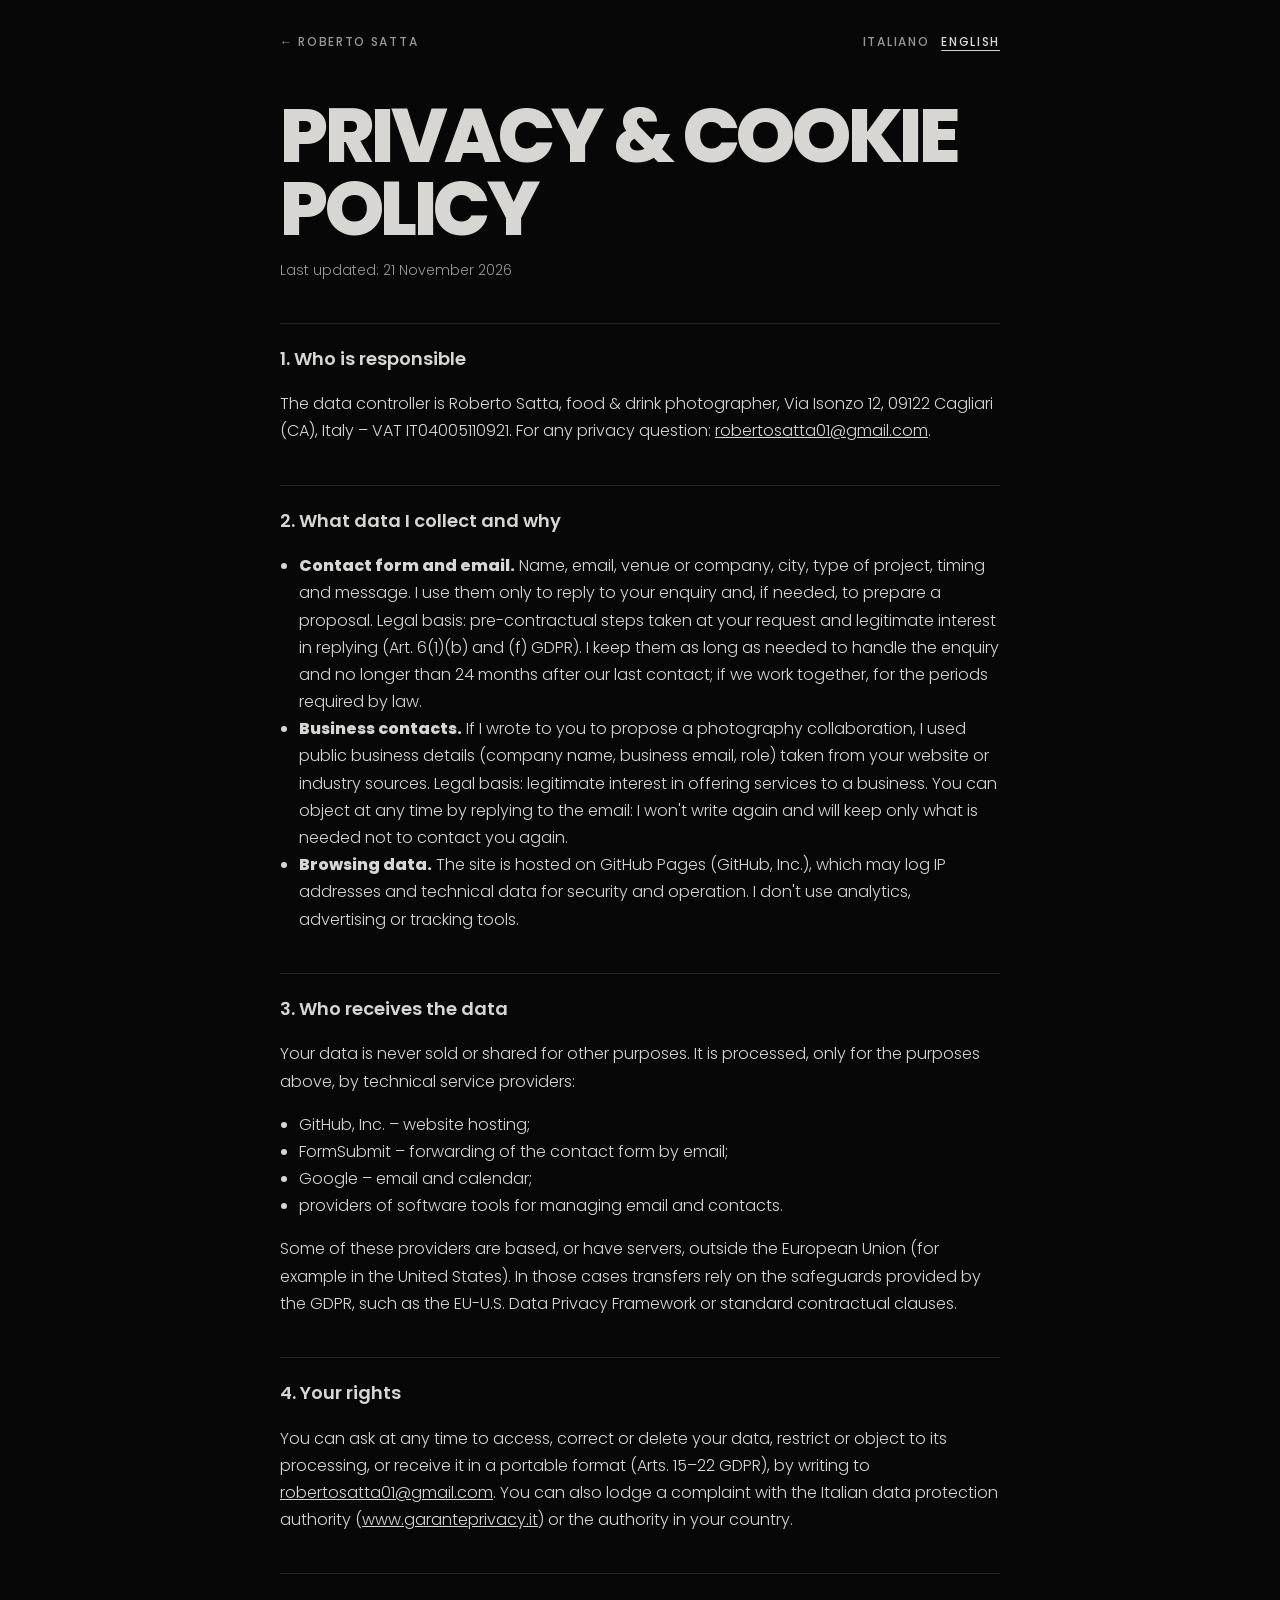
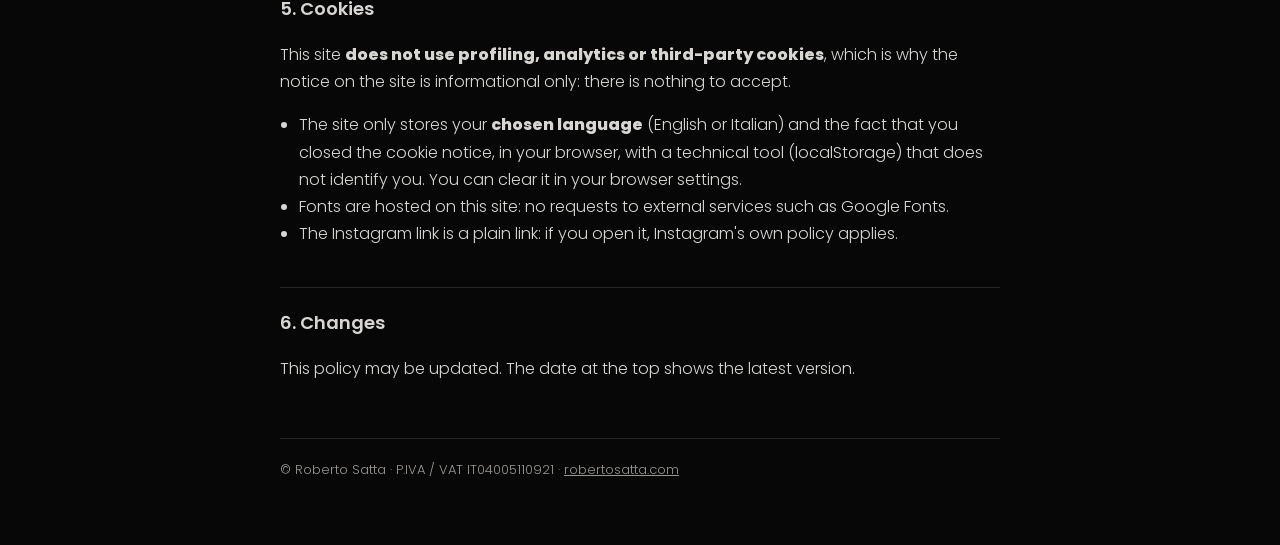
<file: privacy.html>
<!doctype html>
<html lang="it">
<head>
<meta charset="utf-8">
<meta name="viewport" content="width=device-width, initial-scale=1, viewport-fit=cover">
<title>Privacy & Cookie Policy · Roberto Satta</title>
<meta name="description" content="Informativa privacy e cookie del sito robertosatta.com.">
<link rel="stylesheet" href="fonts/poppins.css">
<link rel="icon" href="data:,">
<style>
  :root { --ink: #070707; --type: #d8d6d3; --soft: #9a9793; --line: #262524; color-scheme: dark; }
  * { box-sizing: border-box; }
  html, body { margin: 0; background: var(--ink); color: var(--type); }
  body { font-family: "Poppins", "Helvetica Neue", Arial, sans-serif; font-weight: 300; font-size: 16px; line-height: 1.7; -webkit-font-smoothing: antialiased; }
  .wrap { max-width: 760px; margin: 0 auto; padding: 32px max(20px, env(safe-area-inset-right, 0px)) 64px max(20px, env(safe-area-inset-left, 0px)); }
  a { color: inherit; }
  .top { display: flex; justify-content: space-between; align-items: center; gap: 16px; flex-wrap: wrap; font-size: 12px; font-weight: 500; letter-spacing: .14em; text-transform: uppercase; color: var(--soft); text-decoration: none; }
  .top a { text-decoration: none; }
  .langs a { margin-left: 12px; }
  .langs a[aria-current="true"] { color: var(--type); text-decoration: underline; text-underline-offset: 4px; }
  h1 { font-weight: 800; text-transform: uppercase; letter-spacing: -.045em; line-height: .95; font-size: clamp(40px, 9vw, 76px); margin: 48px 0 12px; }
  h2 { font-weight: 600; font-size: 18px; margin: 40px 0 8px; padding-top: 20px; border-top: 1px solid var(--line); }
  p, li { color: var(--type); }
  ul { padding-left: 1.2em; }
  .soft { color: var(--soft); font-size: 14px; }
  .js section[hidden] { display: none; }
  footer { margin-top: 56px; padding-top: 20px; border-top: 1px solid var(--line); color: var(--soft); font-size: 13px; }
</style>
<script>document.documentElement.classList.add('js');</script>
</head>
<body>
<main class="wrap">
  <div class="top">
    <a href="./">← Roberto Satta</a>
    <span class="langs"><a href="#it" data-l="it">Italiano</a><a href="#en" data-l="en">English</a></span>
  </div>

  <section id="it" lang="it">
    <h1>Privacy &amp; Cookie Policy</h1>
    <p class="soft">Ultimo aggiornamento: 21 novembre 2026</p>

    <h2>1. Chi tratta i dati</h2>
    <p>Il titolare del trattamento è Roberto Satta, fotografo food &amp; drink, Via Isonzo 12, 09122 Cagliari (CA), Italia – P.IVA IT04005110921. Per qualsiasi domanda sulla privacy: <a href="mailto:robertosatta01@gmail.com">robertosatta01@gmail.com</a>.</p>

    <h2>2. Quali dati raccolgo e perché</h2>
    <ul>
      <li><b>Modulo di contatto e email.</b> Nome, email, locale o azienda, città, tipo di progetto, periodo e messaggio. Li uso solo per rispondere alla richiesta e, se serve, preparare una proposta di lavoro. Base giuridica: misure precontrattuali richieste dall'interessato e legittimo interesse a rispondere (art. 6.1 b e f del GDPR). Li conservo per il tempo necessario a gestire la richiesta e comunque non oltre 24 mesi dall'ultimo contatto; se nasce una collaborazione, per i tempi previsti dalla legge.</li>
      <li><b>Contatti professionali.</b> Se ti ho scritto per proporti una collaborazione fotografica, ho usato dati aziendali pubblici (nome dell'azienda, email aziendale, ruolo) presi dal sito della tua attività o da fonti di settore. Base giuridica: legittimo interesse a proporre servizi a un'impresa. Puoi opporti in qualsiasi momento rispondendo all'email: non ti scriverò più e conserverò solo quanto serve per non ricontattarti.</li>
      <li><b>Dati di navigazione.</b> Il sito è ospitato su GitHub Pages (GitHub, Inc.), che può registrare l'indirizzo IP e dati tecnici delle visite per sicurezza e funzionamento. Non uso strumenti di statistica, pubblicità o tracciamento.</li>
    </ul>

    <h2>3. A chi vanno i dati</h2>
    <p>I dati non vengono venduti né ceduti. Sono trattati, solo per le finalità sopra, da fornitori di servizi tecnici:</p>
    <ul>
      <li>GitHub, Inc. – hosting del sito;</li>
      <li>FormSubmit – inoltro del modulo di contatto via email;</li>
      <li>Google – posta elettronica e calendario;</li>
      <li>fornitori di strumenti software per la gestione della posta e dei contatti.</li>
    </ul>
    <p>Alcuni di questi fornitori hanno sede o server fuori dall'Unione Europea (ad esempio negli Stati Uniti). In questi casi il trasferimento avviene con le garanzie previste dal GDPR, come l'EU-U.S. Data Privacy Framework o le clausole contrattuali standard.</p>

    <h2>4. I tuoi diritti</h2>
    <p>Puoi chiedere in qualsiasi momento di accedere ai tuoi dati, correggerli, cancellarli, limitarne l'uso, opporti al trattamento o riceverli in un formato leggibile (artt. 15–22 del GDPR), scrivendo a <a href="mailto:robertosatta01@gmail.com">robertosatta01@gmail.com</a>. Puoi anche presentare reclamo al Garante per la protezione dei dati personali (<a href="https://www.garanteprivacy.it" rel="noopener">www.garanteprivacy.it</a>).</p>

    <h2 id="cookie">5. Cookie</h2>
    <p>Questo sito <b>non usa cookie di profilazione, di statistica o di terze parti</b>. Per questo l'avviso che compare sul sito è solo informativo: non c'è nulla da accettare.</p>
    <ul>
      <li>Il sito salva nel tuo browser solo la <b>lingua scelta</b> (italiano o inglese) e il fatto che hai chiuso l'avviso sui cookie, con uno strumento tecnico (localStorage) che non serve a riconoscerti. Puoi cancellarla dalle impostazioni del browser.</li>
      <li>I caratteri tipografici sono ospitati sul sito stesso: nessuna richiesta a servizi esterni come Google Fonts.</li>
      <li>Il link a Instagram è un semplice collegamento: se lo apri, si applica l'informativa di Instagram.</li>
    </ul>

    <h2>6. Modifiche</h2>
    <p>Questa informativa può essere aggiornata. La data in alto indica l'ultima versione.</p>
  </section>

  <section id="en" lang="en">
    <h1>Privacy &amp; Cookie Policy</h1>
    <p class="soft">Last updated: 21 November 2026</p>

    <h2>1. Who is responsible</h2>
    <p>The data controller is Roberto Satta, food &amp; drink photographer, Via Isonzo 12, 09122 Cagliari (CA), Italy – VAT IT04005110921. For any privacy question: <a href="mailto:robertosatta01@gmail.com">robertosatta01@gmail.com</a>.</p>

    <h2>2. What data I collect and why</h2>
    <ul>
      <li><b>Contact form and email.</b> Name, email, venue or company, city, type of project, timing and message. I use them only to reply to your enquiry and, if needed, to prepare a proposal. Legal basis: pre-contractual steps taken at your request and legitimate interest in replying (Art. 6(1)(b) and (f) GDPR). I keep them as long as needed to handle the enquiry and no longer than 24 months after our last contact; if we work together, for the periods required by law.</li>
      <li><b>Business contacts.</b> If I wrote to you to propose a photography collaboration, I used public business details (company name, business email, role) taken from your website or industry sources. Legal basis: legitimate interest in offering services to a business. You can object at any time by replying to the email: I won't write again and will keep only what is needed not to contact you again.</li>
      <li><b>Browsing data.</b> The site is hosted on GitHub Pages (GitHub, Inc.), which may log IP addresses and technical data for security and operation. I don't use analytics, advertising or tracking tools.</li>
    </ul>

    <h2>3. Who receives the data</h2>
    <p>Your data is never sold or shared for other purposes. It is processed, only for the purposes above, by technical service providers:</p>
    <ul>
      <li>GitHub, Inc. – website hosting;</li>
      <li>FormSubmit – forwarding of the contact form by email;</li>
      <li>Google – email and calendar;</li>
      <li>providers of software tools for managing email and contacts.</li>
    </ul>
    <p>Some of these providers are based, or have servers, outside the European Union (for example in the United States). In those cases transfers rely on the safeguards provided by the GDPR, such as the EU-U.S. Data Privacy Framework or standard contractual clauses.</p>

    <h2>4. Your rights</h2>
    <p>You can ask at any time to access, correct or delete your data, restrict or object to its processing, or receive it in a portable format (Arts. 15–22 GDPR), by writing to <a href="mailto:robertosatta01@gmail.com">robertosatta01@gmail.com</a>. You can also lodge a complaint with the Italian data protection authority (<a href="https://www.garanteprivacy.it" rel="noopener">www.garanteprivacy.it</a>) or the authority in your country.</p>

    <h2>5. Cookies</h2>
    <p>This site <b>does not use profiling, analytics or third-party cookies</b>, which is why the notice on the site is informational only: there is nothing to accept.</p>
    <ul>
      <li>The site only stores your <b>chosen language</b> (English or Italian) and the fact that you closed the cookie notice, in your browser, with a technical tool (localStorage) that does not identify you. You can clear it in your browser settings.</li>
      <li>Fonts are hosted on this site: no requests to external services such as Google Fonts.</li>
      <li>The Instagram link is a plain link: if you open it, Instagram's own policy applies.</li>
    </ul>

    <h2>6. Changes</h2>
    <p>This policy may be updated. The date at the top shows the latest version.</p>
  </section>

  <footer>© Roberto Satta · P.IVA / VAT IT04005110921 · <a href="./">robertosatta.com</a></footer>
</main>
<script>
  // Show one language: the one in the link, the one chosen on the site, or the browser's
  const secs = { it: document.getElementById('it'), en: document.getElementById('en') };
  function show(l) {
    secs.it.hidden = l !== 'it'; secs.en.hidden = l !== 'en';
    document.documentElement.lang = l;
    document.querySelectorAll('.langs a').forEach((a) => a.setAttribute('aria-current', String(a.dataset.l === l)));
  }
  let l = location.hash === '#en' ? 'en' : location.hash === '#it' || location.hash === '#cookie' ? 'it' : '';
  if (!l) { try { l = localStorage.getItem('lang') || ''; } catch (e) {} }
  if (l !== 'it' && l !== 'en') l = (navigator.language || '').toLowerCase().startsWith('it') ? 'it' : 'en';
  show(l);
  document.querySelectorAll('.langs a').forEach((a) => a.addEventListener('click', (e) => {
    e.preventDefault(); show(a.dataset.l); try { localStorage.setItem('lang', a.dataset.l); } catch (err) {}
    history.replaceState(null, '', '#' + a.dataset.l);
  }));
</script>
</body>
</html>
</file>
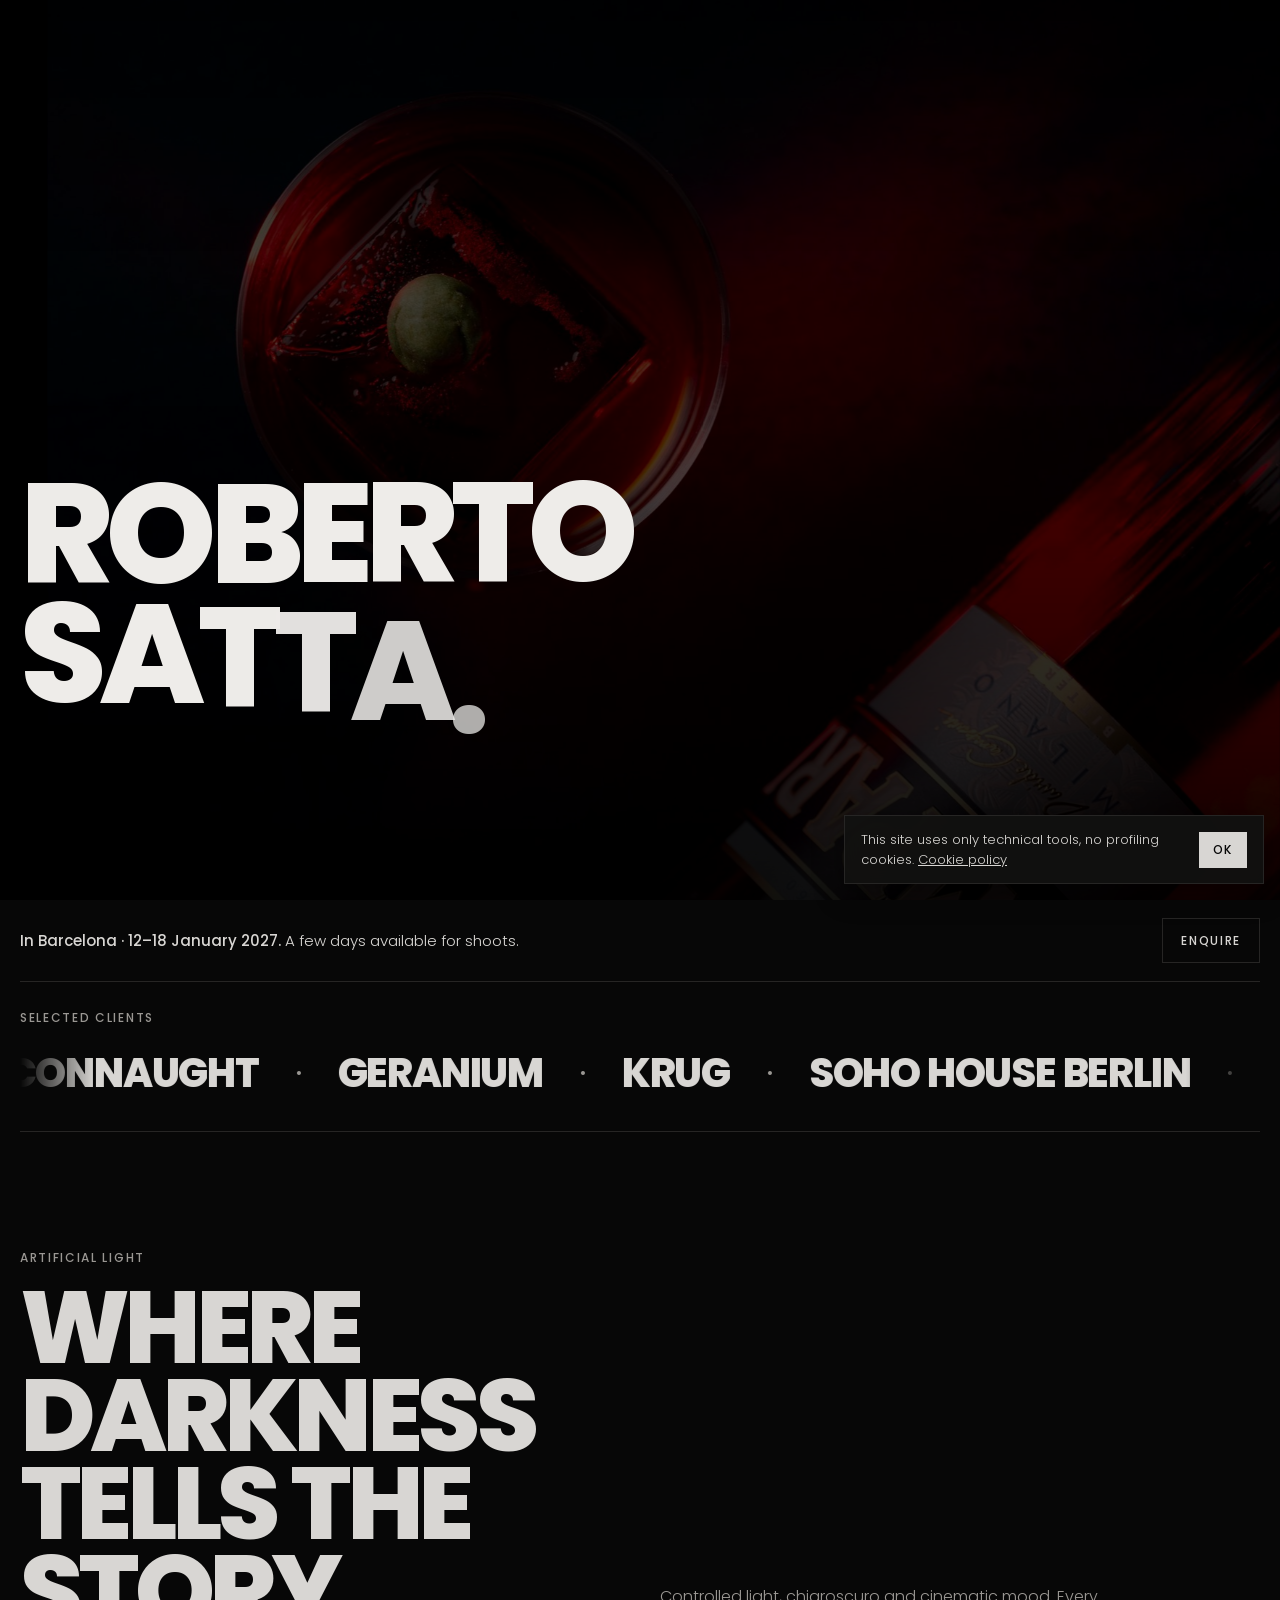
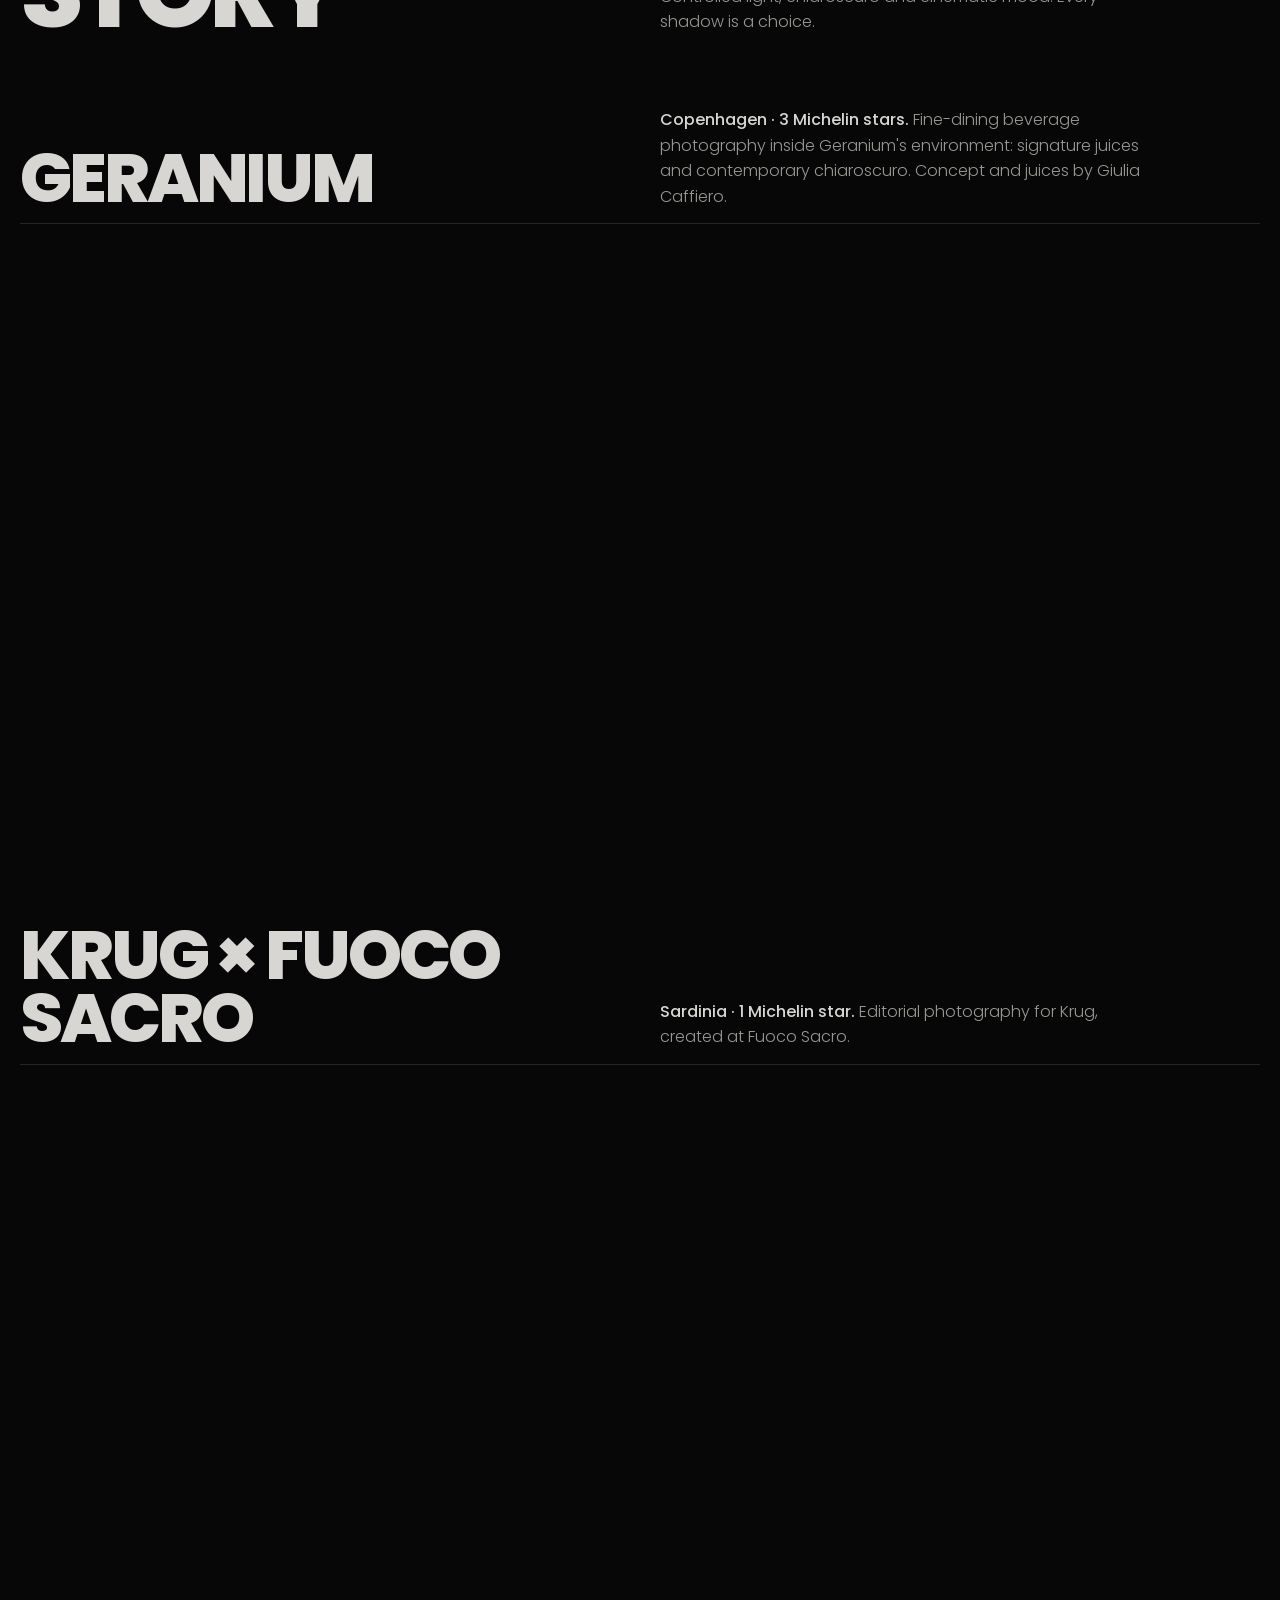
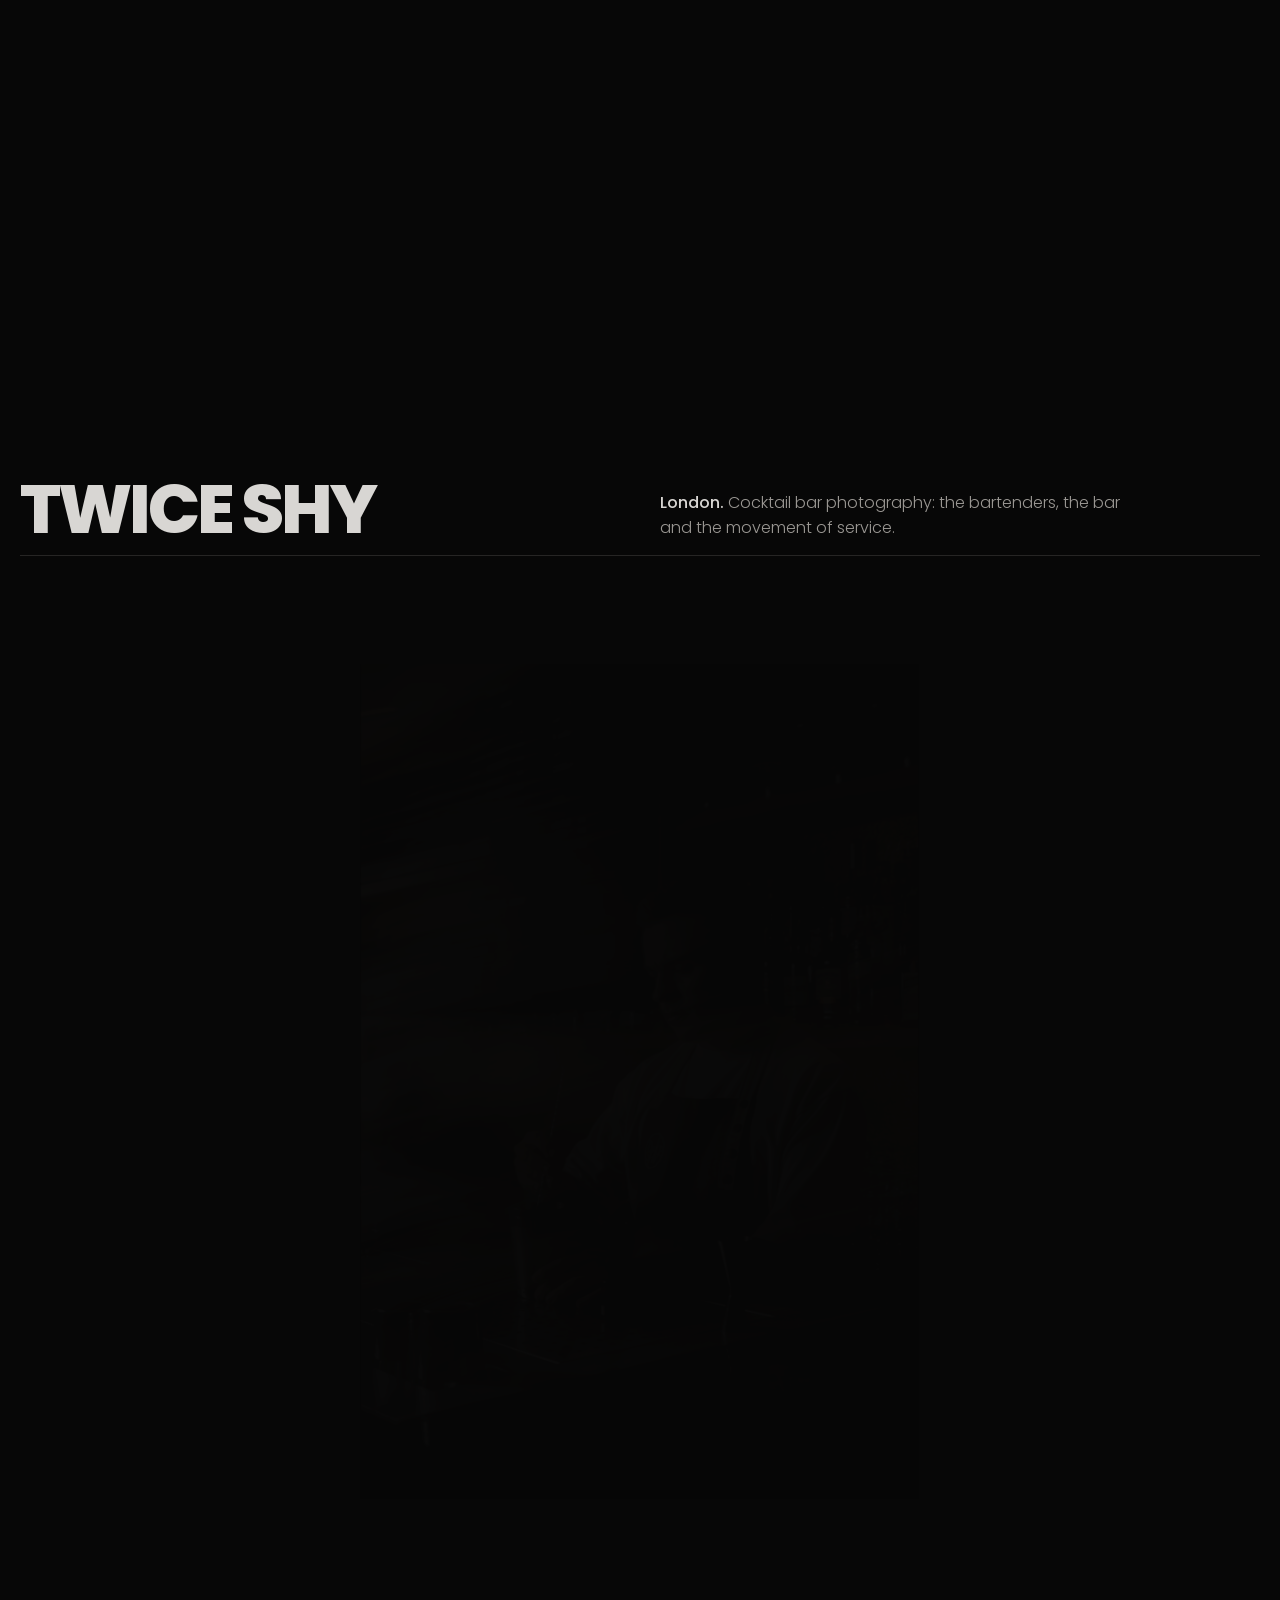
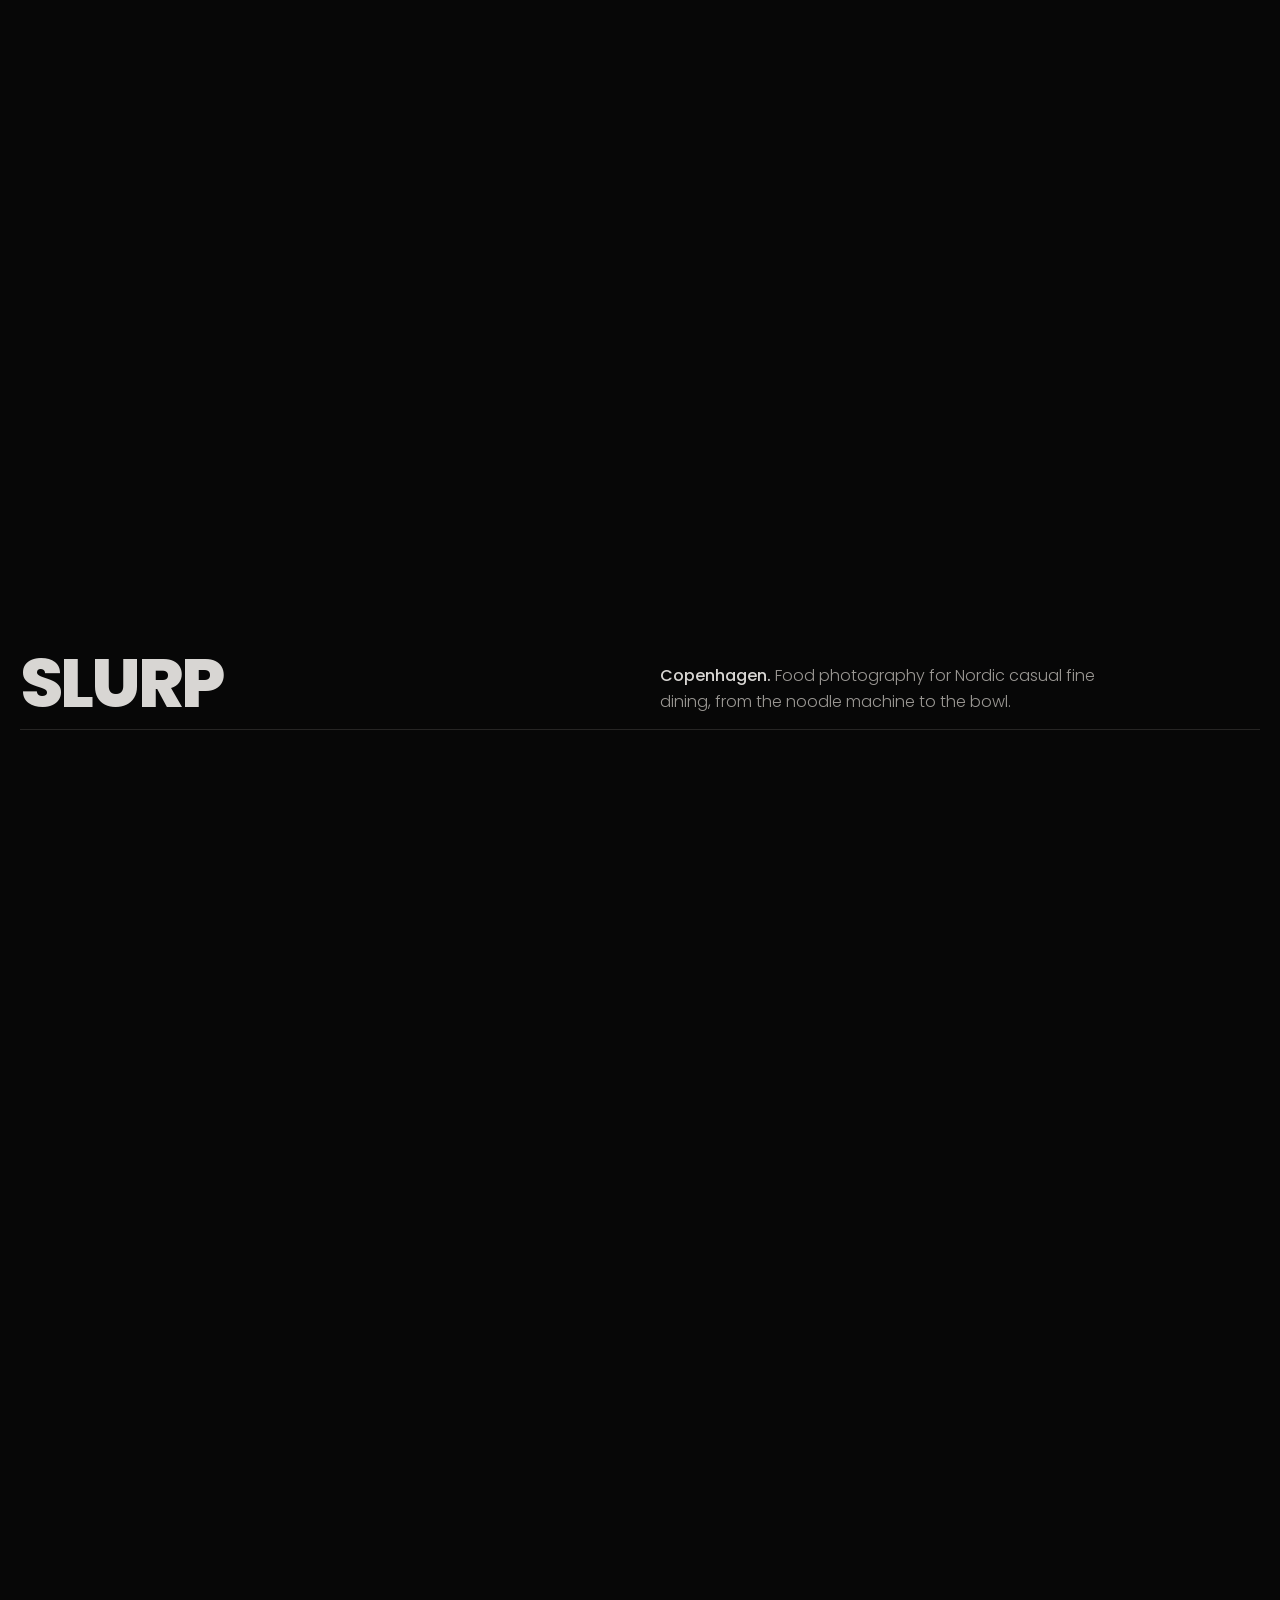
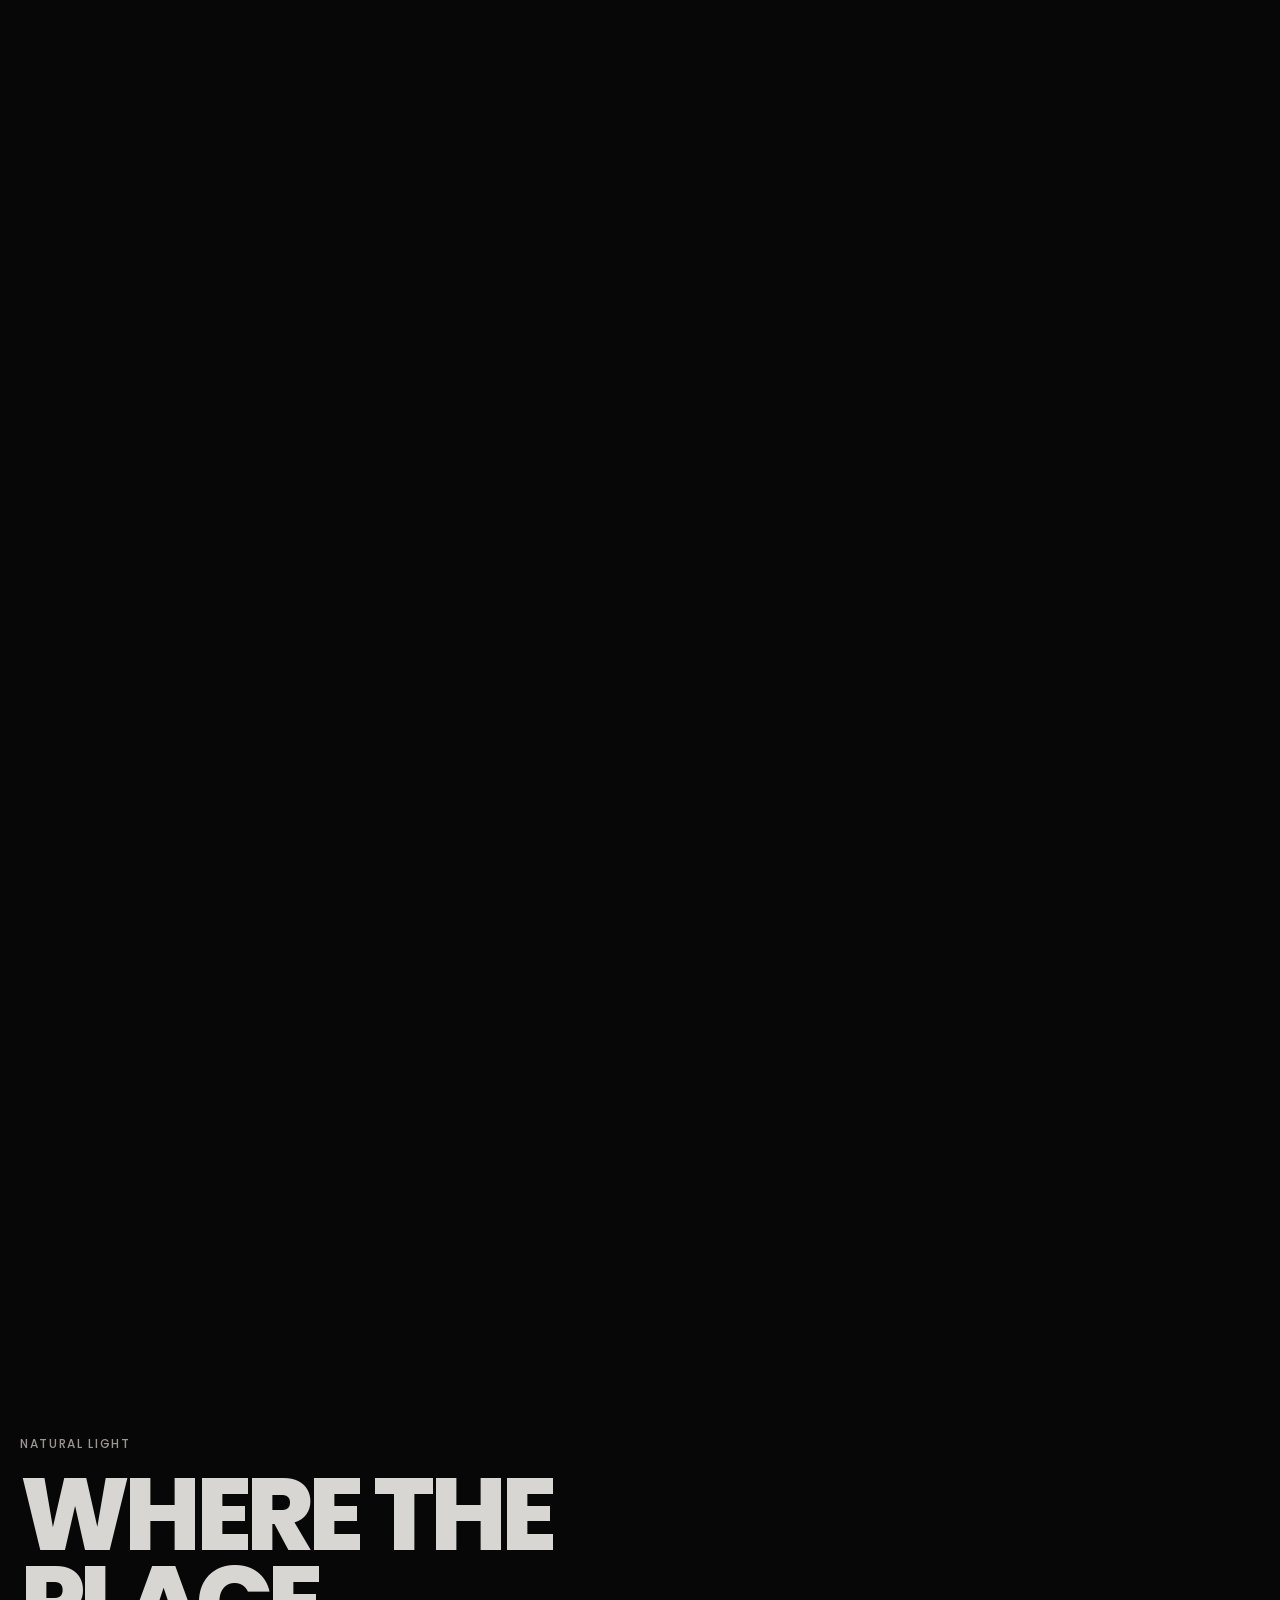
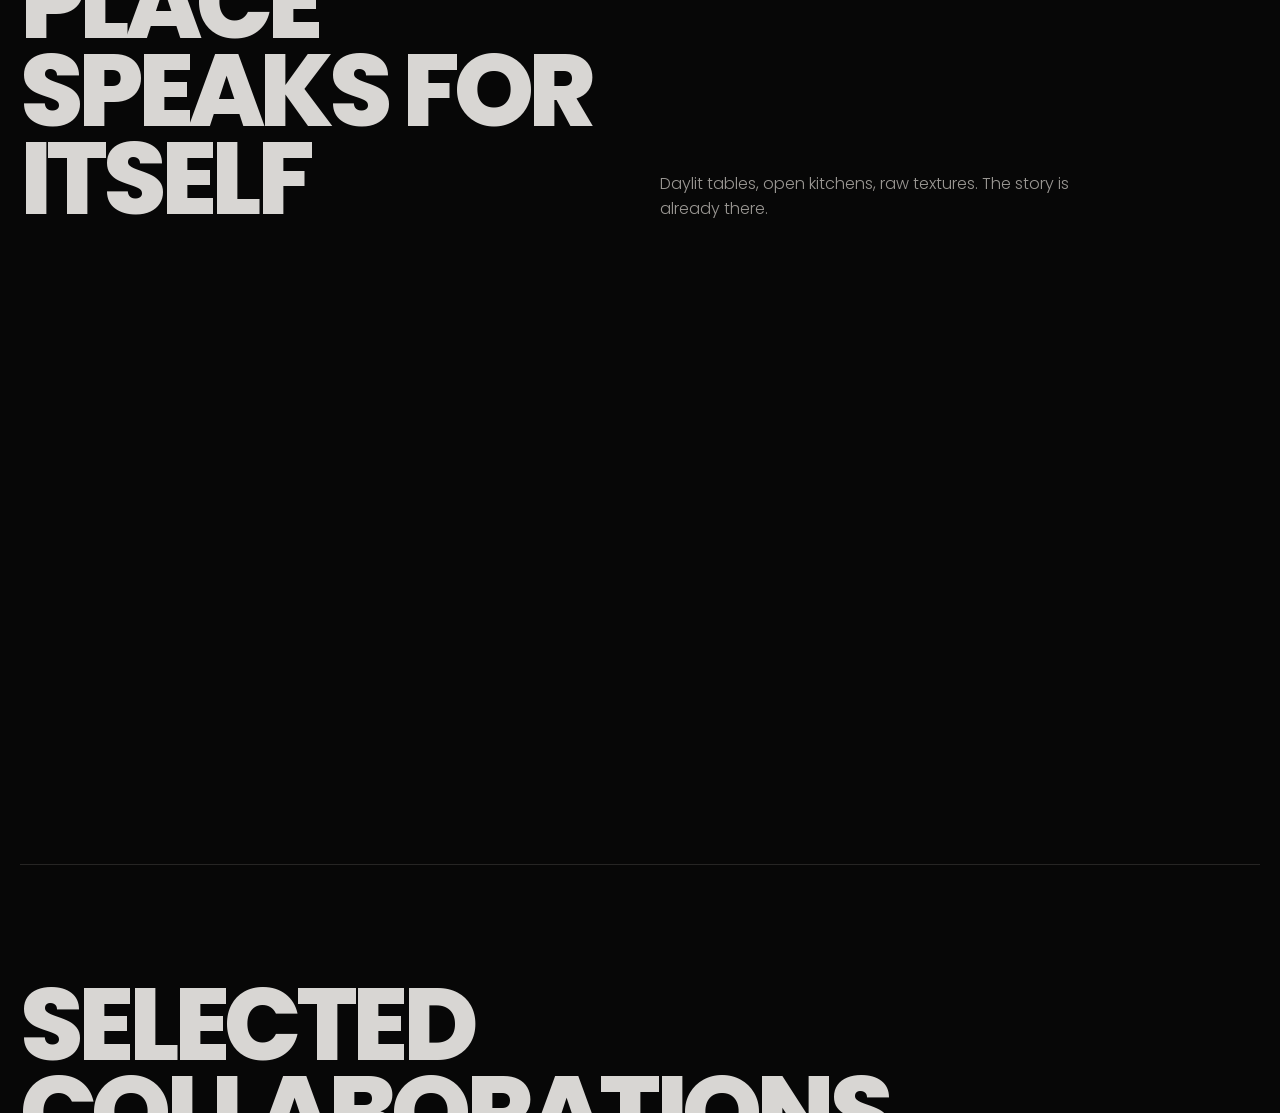
<file: prova.html>
<!doctype html>
<html lang="en"><head><meta charset="utf-8"><meta http-equiv="refresh" content="0; url=/"><link rel="canonical" href="https://robertosatta.com/"><title>Roberto Satta</title></head>
<body style="background:#070707"><a href="/" style="color:#d8d6d3">robertosatta.com</a></body></html>
</file>
<file: fonts/poppins.css>
/* Poppins (SIL Open Font License, see OFL.txt), served from this site: no requests to Google */
@font-face{font-family:'Poppins';font-style:normal;font-display:swap;font-weight:300;src:url(poppins-latin-ext-300-normal.woff2) format('woff2');unicode-range:U+0100-02AF,U+0304,U+0308,U+0329,U+1E00-1E9F,U+1EF2-1EFF,U+2020,U+20A0-20AB,U+20AD-20C0,U+2113,U+2C60-2C7F,U+A720-A7FF}
@font-face{font-family:'Poppins';font-style:normal;font-display:swap;font-weight:300;src:url(poppins-latin-300-normal.woff2) format('woff2');unicode-range:U+0000-00FF,U+0131,U+0152-0153,U+02BB-02BC,U+02C6,U+02DA,U+02DC,U+0304,U+0308,U+0329,U+2000-206F,U+2074,U+20AC,U+2122,U+2191,U+2193,U+2212,U+2215,U+FEFF,U+FFFD}
@font-face{font-family:'Poppins';font-style:normal;font-display:swap;font-weight:400;src:url(poppins-latin-ext-400-normal.woff2) format('woff2');unicode-range:U+0100-02AF,U+0304,U+0308,U+0329,U+1E00-1E9F,U+1EF2-1EFF,U+2020,U+20A0-20AB,U+20AD-20C0,U+2113,U+2C60-2C7F,U+A720-A7FF}
@font-face{font-family:'Poppins';font-style:normal;font-display:swap;font-weight:400;src:url(poppins-latin-400-normal.woff2) format('woff2');unicode-range:U+0000-00FF,U+0131,U+0152-0153,U+02BB-02BC,U+02C6,U+02DA,U+02DC,U+0304,U+0308,U+0329,U+2000-206F,U+2074,U+20AC,U+2122,U+2191,U+2193,U+2212,U+2215,U+FEFF,U+FFFD}
@font-face{font-family:'Poppins';font-style:normal;font-display:swap;font-weight:500;src:url(poppins-latin-ext-500-normal.woff2) format('woff2');unicode-range:U+0100-02AF,U+0304,U+0308,U+0329,U+1E00-1E9F,U+1EF2-1EFF,U+2020,U+20A0-20AB,U+20AD-20C0,U+2113,U+2C60-2C7F,U+A720-A7FF}
@font-face{font-family:'Poppins';font-style:normal;font-display:swap;font-weight:500;src:url(poppins-latin-500-normal.woff2) format('woff2');unicode-range:U+0000-00FF,U+0131,U+0152-0153,U+02BB-02BC,U+02C6,U+02DA,U+02DC,U+0304,U+0308,U+0329,U+2000-206F,U+2074,U+20AC,U+2122,U+2191,U+2193,U+2212,U+2215,U+FEFF,U+FFFD}
@font-face{font-family:'Poppins';font-style:normal;font-display:swap;font-weight:600;src:url(poppins-latin-ext-600-normal.woff2) format('woff2');unicode-range:U+0100-02AF,U+0304,U+0308,U+0329,U+1E00-1E9F,U+1EF2-1EFF,U+2020,U+20A0-20AB,U+20AD-20C0,U+2113,U+2C60-2C7F,U+A720-A7FF}
@font-face{font-family:'Poppins';font-style:normal;font-display:swap;font-weight:600;src:url(poppins-latin-600-normal.woff2) format('woff2');unicode-range:U+0000-00FF,U+0131,U+0152-0153,U+02BB-02BC,U+02C6,U+02DA,U+02DC,U+0304,U+0308,U+0329,U+2000-206F,U+2074,U+20AC,U+2122,U+2191,U+2193,U+2212,U+2215,U+FEFF,U+FFFD}
@font-face{font-family:'Poppins';font-style:normal;font-display:swap;font-weight:800;src:url(poppins-latin-ext-800-normal.woff2) format('woff2');unicode-range:U+0100-02AF,U+0304,U+0308,U+0329,U+1E00-1E9F,U+1EF2-1EFF,U+2020,U+20A0-20AB,U+20AD-20C0,U+2113,U+2C60-2C7F,U+A720-A7FF}
@font-face{font-family:'Poppins';font-style:normal;font-display:swap;font-weight:800;src:url(poppins-latin-800-normal.woff2) format('woff2');unicode-range:U+0000-00FF,U+0131,U+0152-0153,U+02BB-02BC,U+02C6,U+02DA,U+02DC,U+0304,U+0308,U+0329,U+2000-206F,U+2074,U+20AC,U+2122,U+2191,U+2193,U+2212,U+2215,U+FEFF,U+FFFD}
</file>
